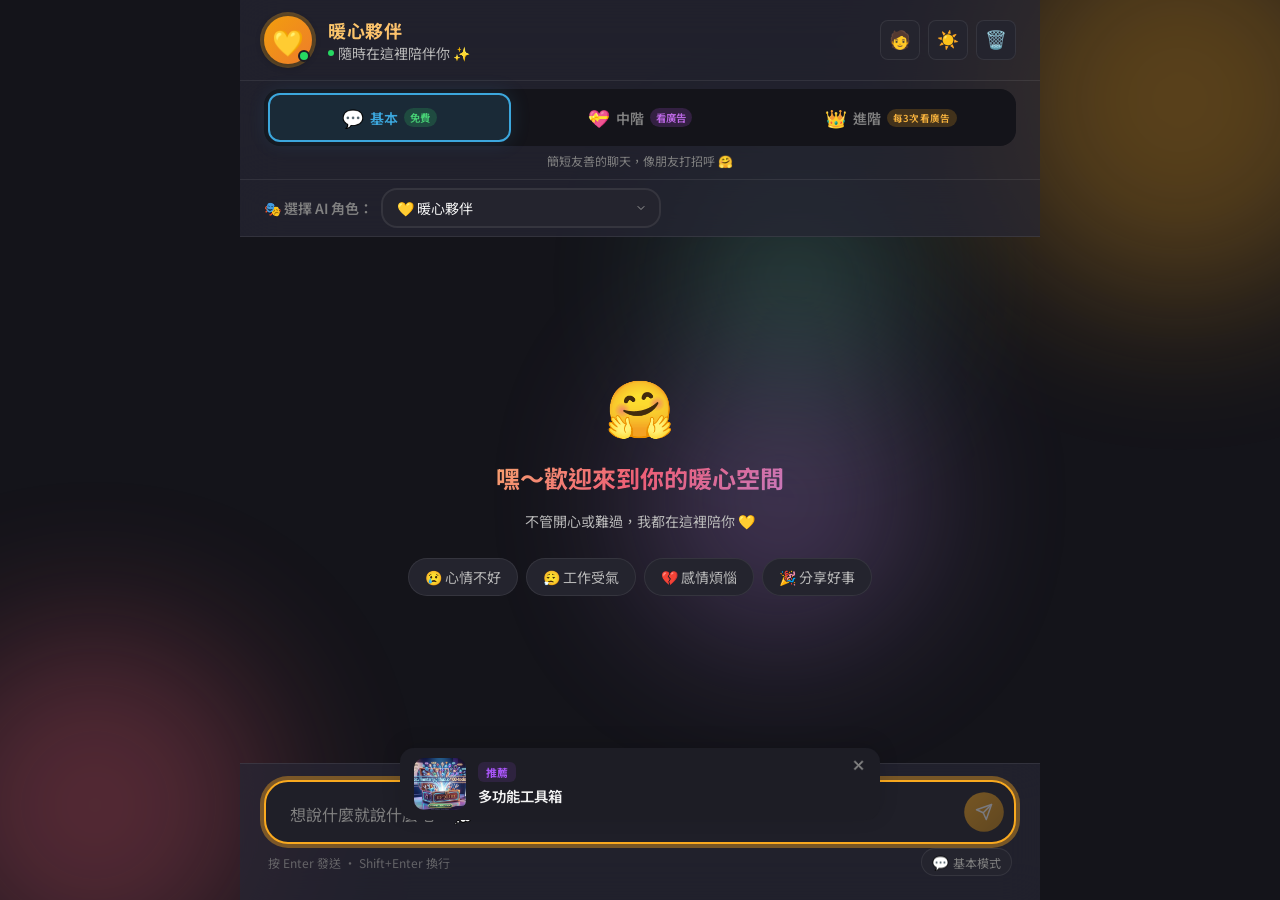
<file: index.html>
<!DOCTYPE html>
<html lang="zh-TW">
<head>
    <meta charset="UTF-8">
    <meta name="viewport" content="width=device-width, initial-scale=1.0">
    <meta name="description" content="暖心夥伴 - 你的專屬情緒價值提供者，三種層級帶給你最溫暖的回應">
    <title>暖心夥伴 💛 你的專屬情緒支持</title>
    <link rel="preconnect" href="https://fonts.googleapis.com">
    <link rel="preconnect" href="https://fonts.gstatic.com" crossorigin>
    <link href="https://fonts.googleapis.com/css2?family=Noto+Sans+TC:wght@300;400;500;600;700;900&family=Inter:wght@300;400;500;600;700&display=swap" rel="stylesheet">
    <link rel="stylesheet" href="style.css">
</head>
<body>
    <!-- Ambient Background -->
    <div class="ambient-bg">
        <div class="ambient-orb orb-1"></div>
        <div class="ambient-orb orb-2"></div>
        <div class="ambient-orb orb-3"></div>
        <div class="ambient-orb orb-4"></div>
    </div>

    <!-- Floating Hearts Container -->
    <div id="floating-hearts" class="floating-hearts"></div>

    <!-- Main App Container -->
    <div class="app-container">
        <!-- Header -->
        <header class="app-header">
            <div class="header-content">
                <div class="header-avatar">
                    <div class="avatar-glow"></div>
                    <div class="avatar-icon">💛</div>
                    <div class="status-dot"></div>
                </div>
                <div class="header-info">
                    <h1 class="header-title">暖心夥伴</h1>
                    <p class="header-subtitle">
                        <span class="online-indicator"></span>
                        隨時在這裡陪伴你 ✨
                    </p>
                </div>
                <div class="header-actions">
                    <button id="theme-toggle" class="icon-btn" title="切換主題" aria-label="切換主題">
                        <span class="theme-icon">🌙</span>
                    </button>
                    <button id="clear-chat" class="icon-btn" title="清除對話" aria-label="清除對話">
                        <span>🗑️</span>
                    </button>
                </div>
            </div>
        </header>

        <!-- Tier Selector -->
        <div class="tier-selector-bar">
            <div class="tier-selector">
                <button class="tier-btn active" data-tier="basic" id="tier-basic">
                    <span class="tier-icon">💬</span>
                    <span class="tier-label">基本</span>
                    <span class="tier-tag free">免費</span>
                </button>
                <button class="tier-btn" data-tier="intermediate" id="tier-intermediate">
                    <span class="tier-icon">💝</span>
                    <span class="tier-label">中階</span>
                    <span class="tier-tag ad">看廣告</span>
                </button>
                <button class="tier-btn" data-tier="advanced" id="tier-advanced">
                    <span class="tier-icon">👑</span>
                    <span class="tier-label">進階</span>
                    <span class="tier-tag ad-count">每3次看廣告</span>
                </button>
            </div>
            <div class="tier-description" id="tier-description">
                <p id="tier-desc-text">簡短溫暖的回應，快速給你一個暖心擁抱 🤗</p>
            </div>
        </div>

        <!-- Persona Selector (下拉選單) -->
        <div class="persona-dropdown-bar">
            <label class="persona-label" for="persona-select">🎭 選擇 AI 角色：</label>
            <select id="persona-select" class="persona-select">
                <!-- JS 動態填入 -->
            </select>
        </div>


        <!-- Chat Area -->
        <main class="chat-area" id="chat-area">
            <!-- Welcome Message -->
            <div class="welcome-section" id="welcome-section">
                <div class="welcome-card">
                    <div class="welcome-emoji">🤗</div>
                    <h2 class="welcome-title">嘿～歡迎來到你的暖心空間</h2>
                    <p class="welcome-text">
                        不管開心或難過，我都在這裡陪你 💛
                    </p>
                    <div class="quick-starters">
                        <button class="starter-chip" data-message="今天好累，心情很差...">😢 心情不好</button>
                        <button class="starter-chip" data-message="被老闆罵了好委屈">😮‍💨 工作受氣</button>
                        <button class="starter-chip" data-message="跟另一半吵架了">💔 感情煩惱</button>
                        <button class="starter-chip" data-message="今天完成了一件大事！">🎉 分享好事</button>
                    </div>
                </div>
            </div>

            <!-- Messages will be inserted here -->
            <div id="messages-container" class="messages-container"></div>

            <!-- Typing Indicator -->
            <div class="typing-indicator" id="typing-indicator">
                <div class="typing-avatar">💛</div>
                <div class="typing-bubble">
                    <div class="typing-dots">
                        <span></span>
                        <span></span>
                        <span></span>
                    </div>
                </div>
            </div>
        </main>

        <!-- Banner Ad -->
        <div class="ad-banner" id="ad-banner"></div>

        <!-- Input Area -->
        <footer class="input-area">
            <div class="input-container">
                <div class="input-wrapper">
                    <textarea 
                        id="message-input" 
                        class="message-input" 
                        placeholder="想說什麼就說什麼吧～ 💭"
                        rows="1"
                        maxlength="2000"
                        aria-label="輸入訊息"
                    ></textarea>
                    <button id="send-btn" class="send-btn" disabled aria-label="發送訊息">
                        <svg class="send-icon" viewBox="0 0 24 24" fill="none" xmlns="http://www.w3.org/2000/svg">
                            <path d="M22 2L11 13" stroke="currentColor" stroke-width="2" stroke-linecap="round" stroke-linejoin="round"/>
                            <path d="M22 2L15 22L11 13L2 9L22 2Z" stroke="currentColor" stroke-width="2" stroke-linecap="round" stroke-linejoin="round"/>
                        </svg>
                    </button>
                </div>
                <div class="input-footer">
                    <p class="input-hint">按 Enter 發送 · Shift+Enter 換行</p>
                    <div class="tier-badge" id="current-tier-badge">
                        <span class="tier-badge-icon">💬</span>
                        <span class="tier-badge-label">基本模式</span>
                    </div>
                </div>
            </div>
        </footer>
    </div>

    <!-- Ad Modal Overlay -->
    <div class="ad-overlay" id="ad-overlay">
        <div class="ad-modal">
            <div class="ad-header">
                <span class="ad-label">📢 贊助廣告</span>
                <div class="ad-timer" id="ad-timer">
                    <span id="ad-countdown">5</span>s 後可跳過
                </div>
            </div>
            <div class="ad-content" id="ad-content">
                <!-- Dynamic ad content inserted here -->
            </div>
            <div class="ad-footer">
                <button class="ad-skip-btn" id="ad-skip-btn" disabled>
                    請等待 <span id="ad-skip-countdown">5</span> 秒...
                </button>
            </div>
            <div class="ad-progress">
                <div class="ad-progress-bar" id="ad-progress-bar"></div>
            </div>
        </div>
    </div>

    <!-- Mood Feedback Popup -->
    <div class="mood-popup" id="mood-popup">
        <div class="mood-popup-content">
            <p>這個回覆有沒有讓你感覺好一點？</p>
            <div class="mood-options">
                <button class="mood-btn" data-mood="better" title="好多了">😊</button>
                <button class="mood-btn" data-mood="same" title="還好">😐</button>
                <button class="mood-btn" data-mood="worse" title="還是很難過">😢</button>
            </div>
        </div>
    </div>

    <script src="app.js"></script>
    <script src="responses.js"></script>
    <script src="responses_ext.js"></script>
    <script src="responses_ext2.js"></script>
    <script src="responses_ext3.js"></script>
    <script src="responses_ext4.js"></script>
    <script src="personas.js"></script>
    <script src="responses_enhance.js"></script>
    <script src="main.js"></script>
</body>
</html>
</file>
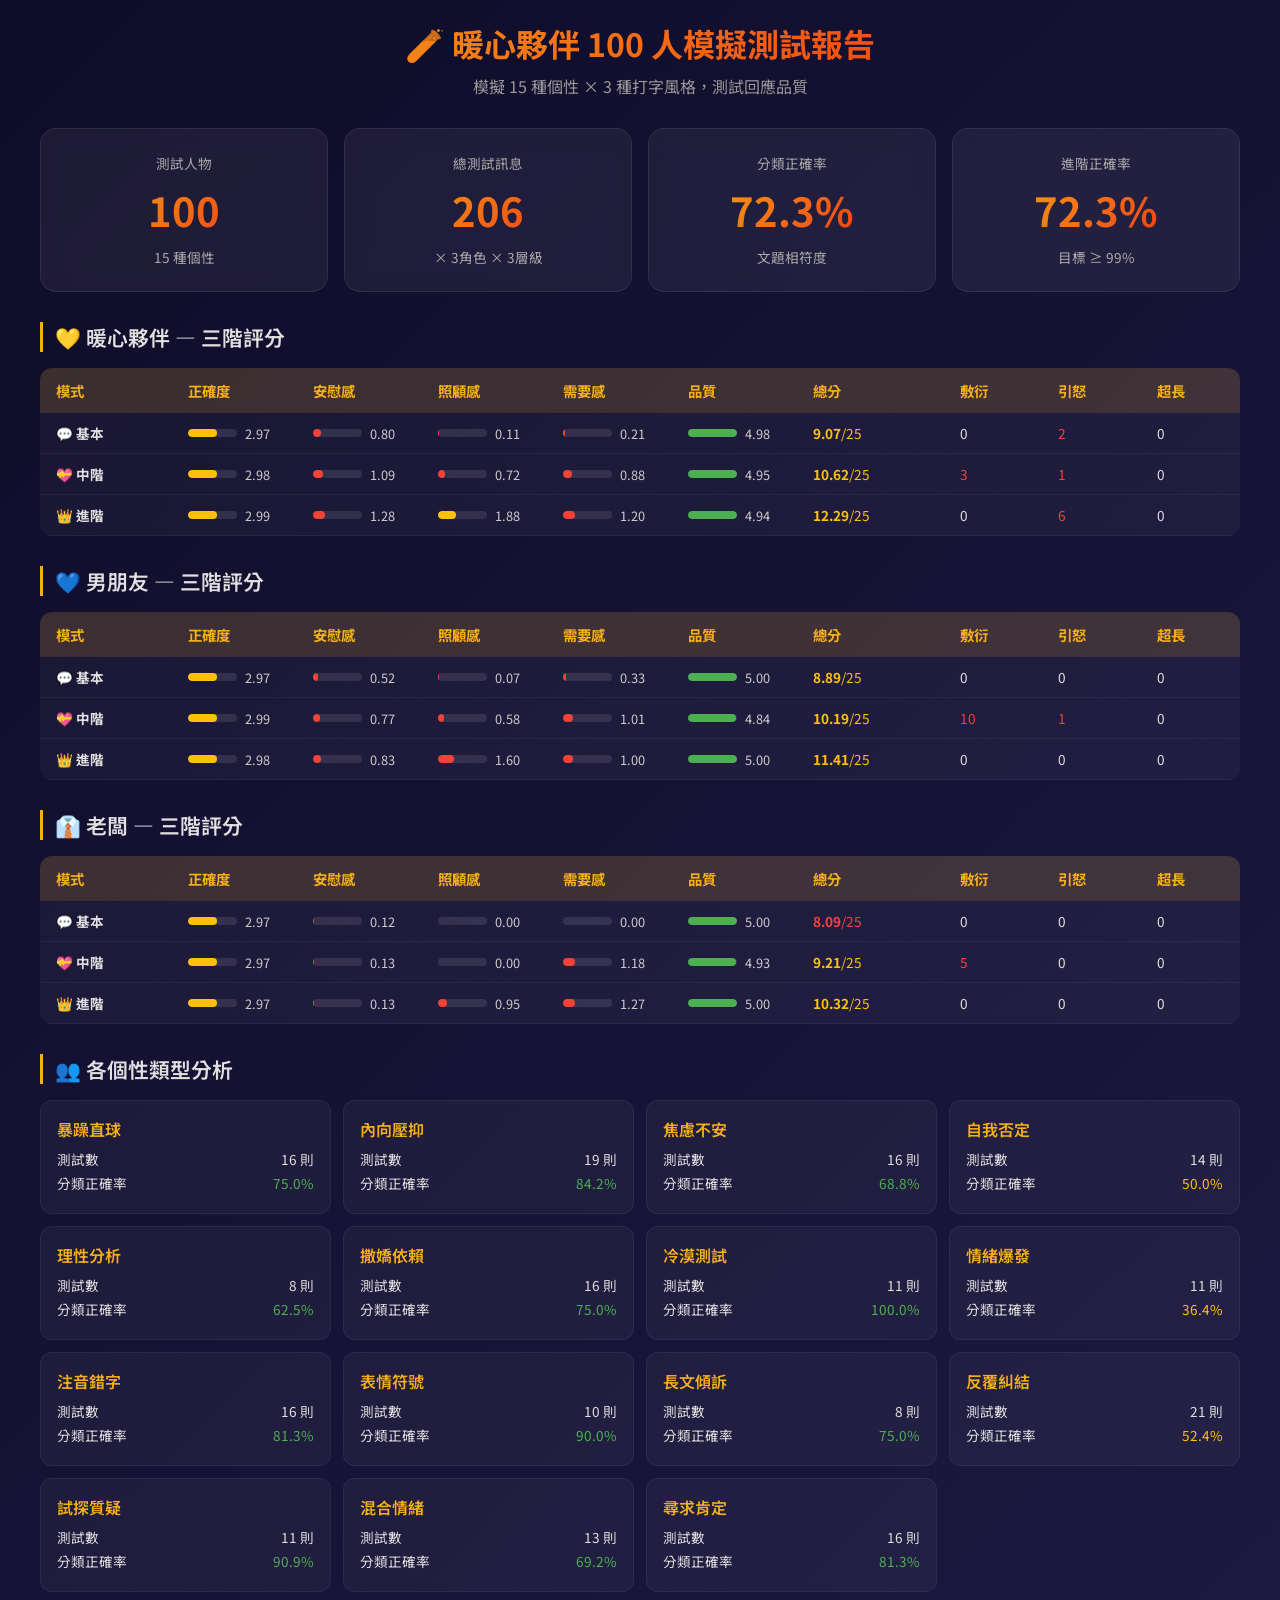
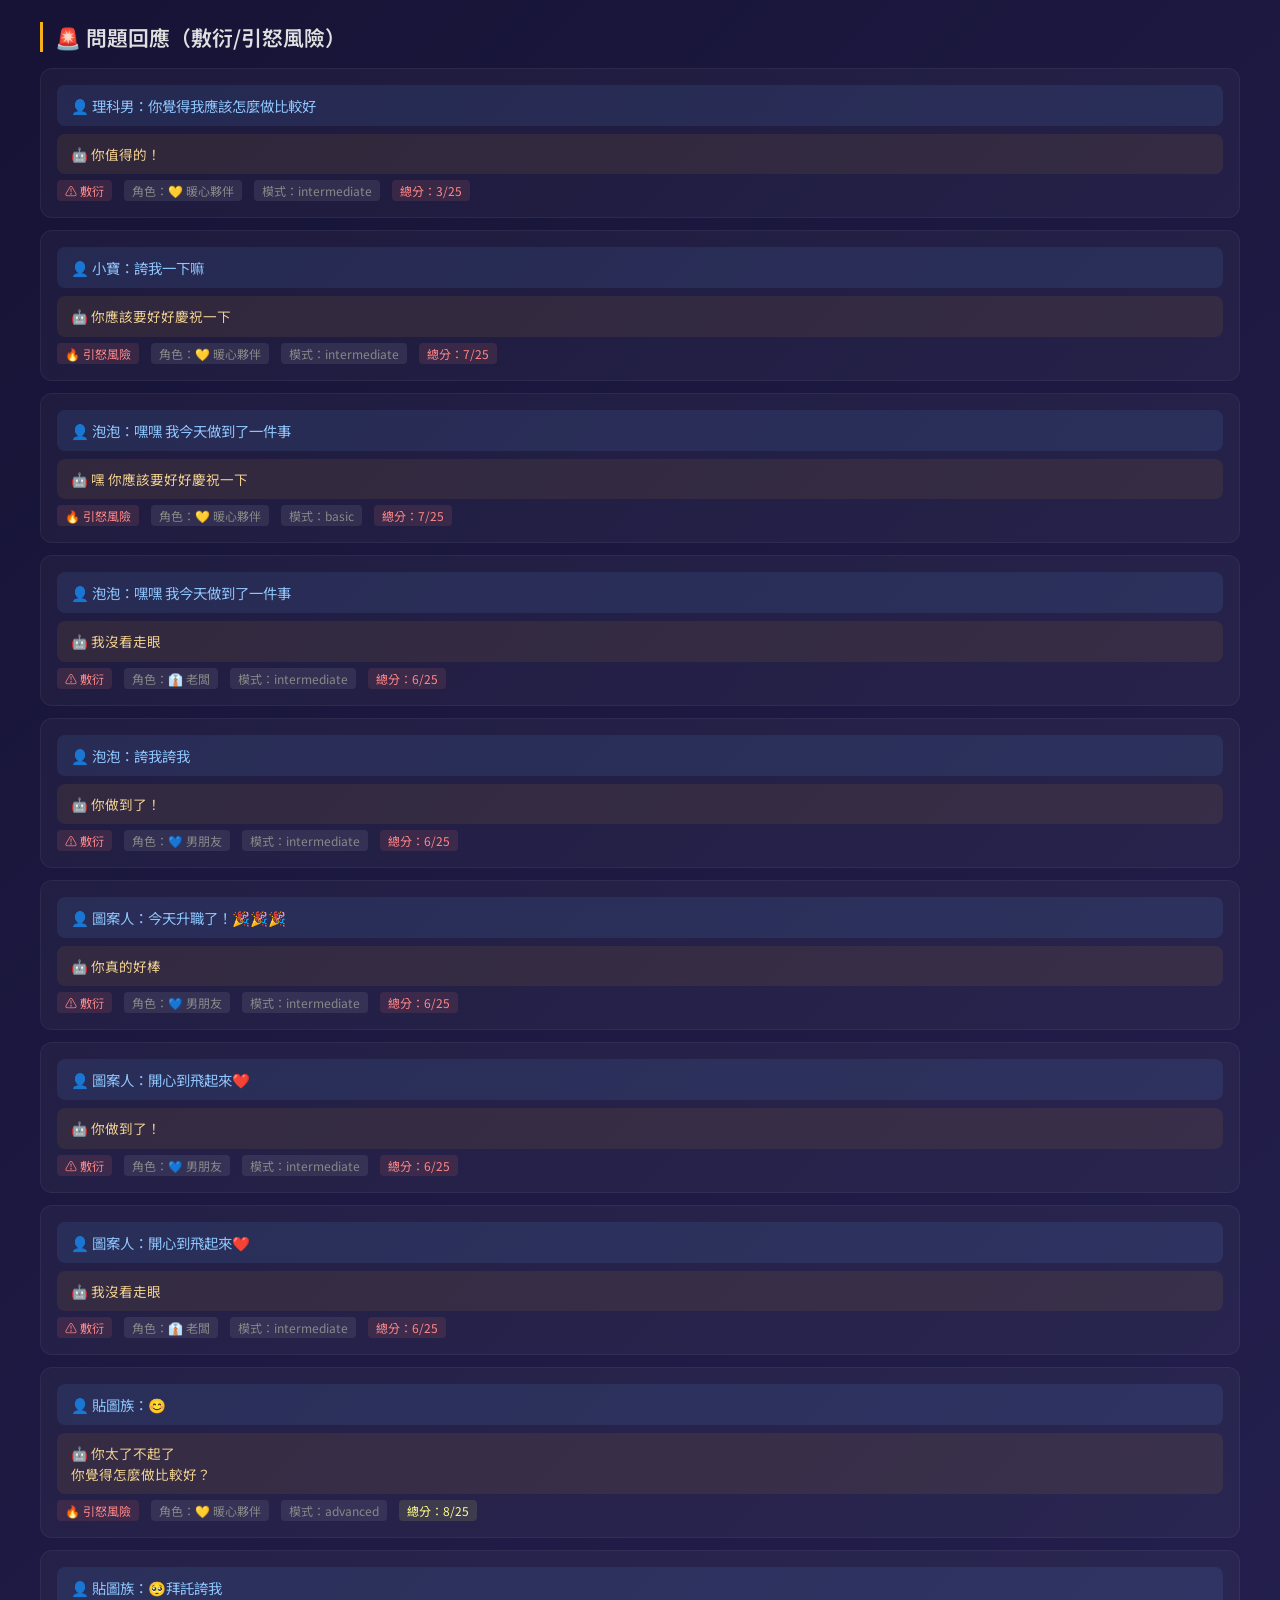
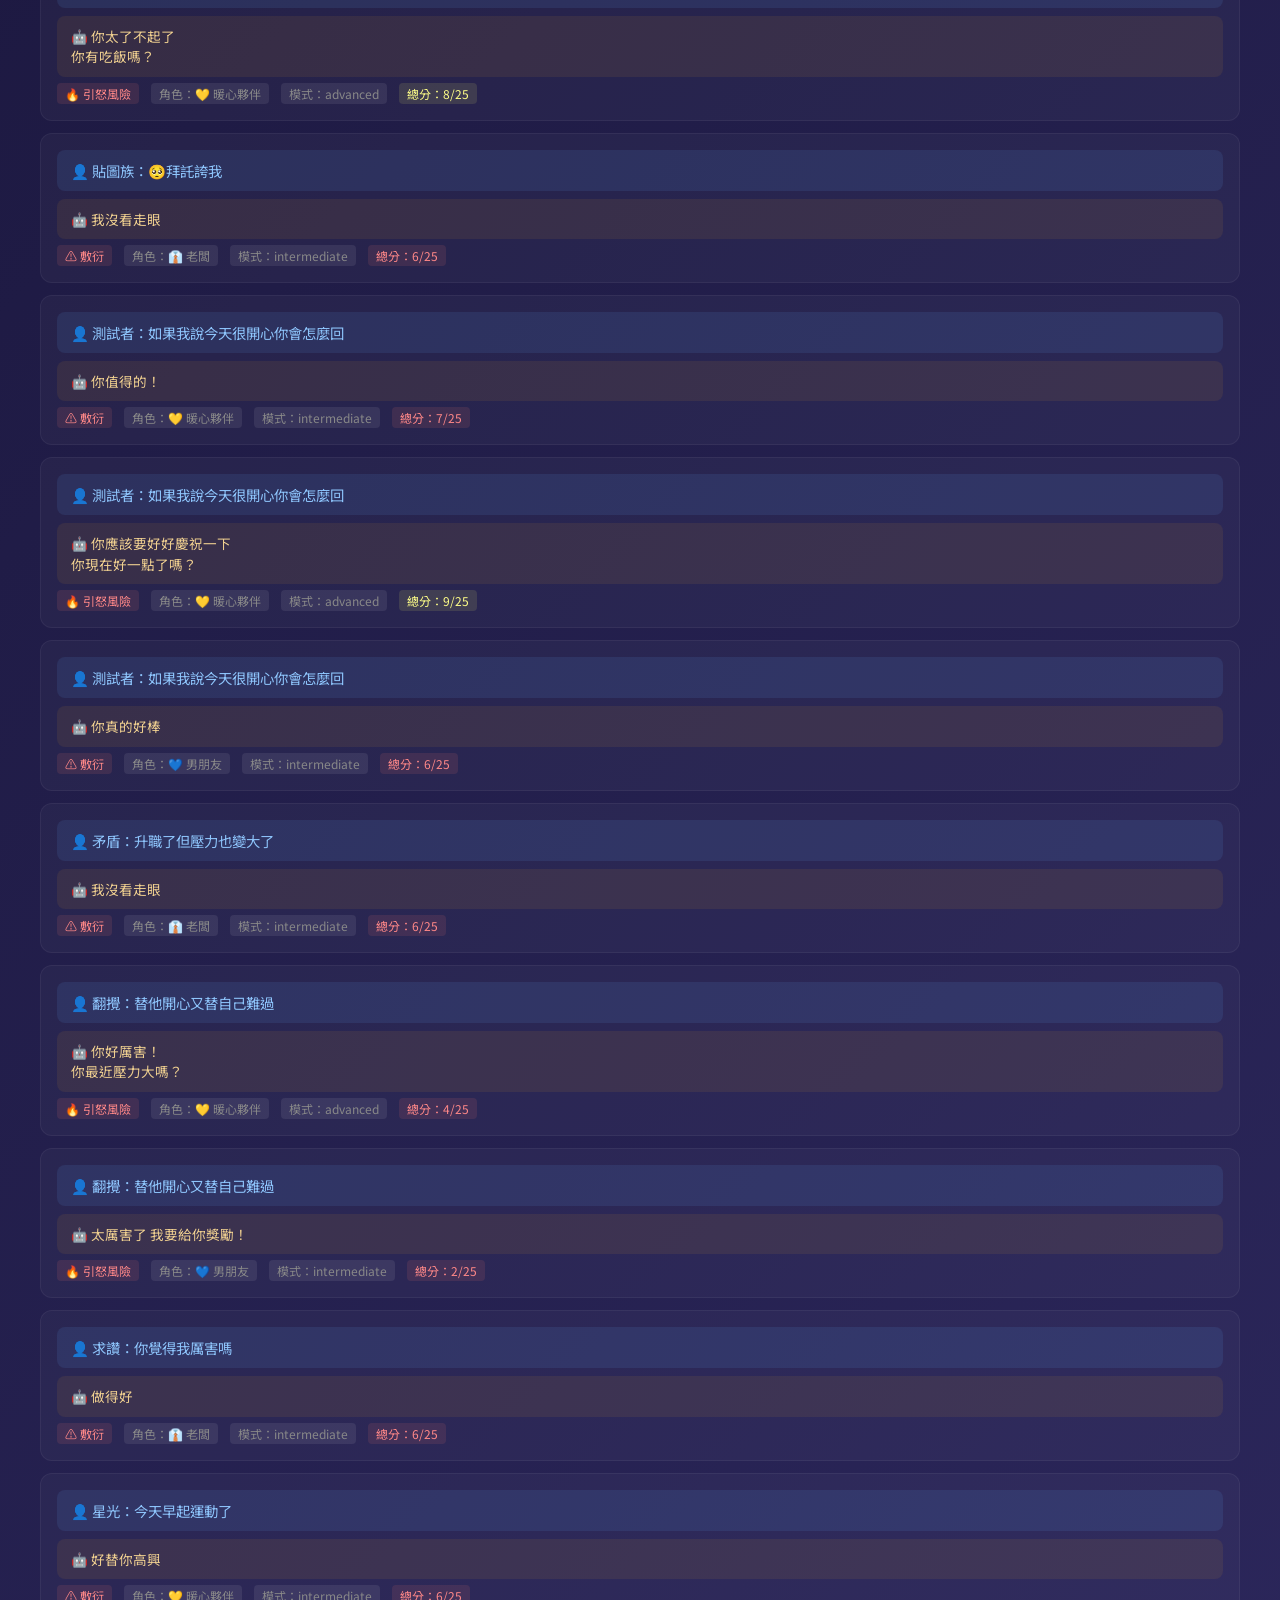
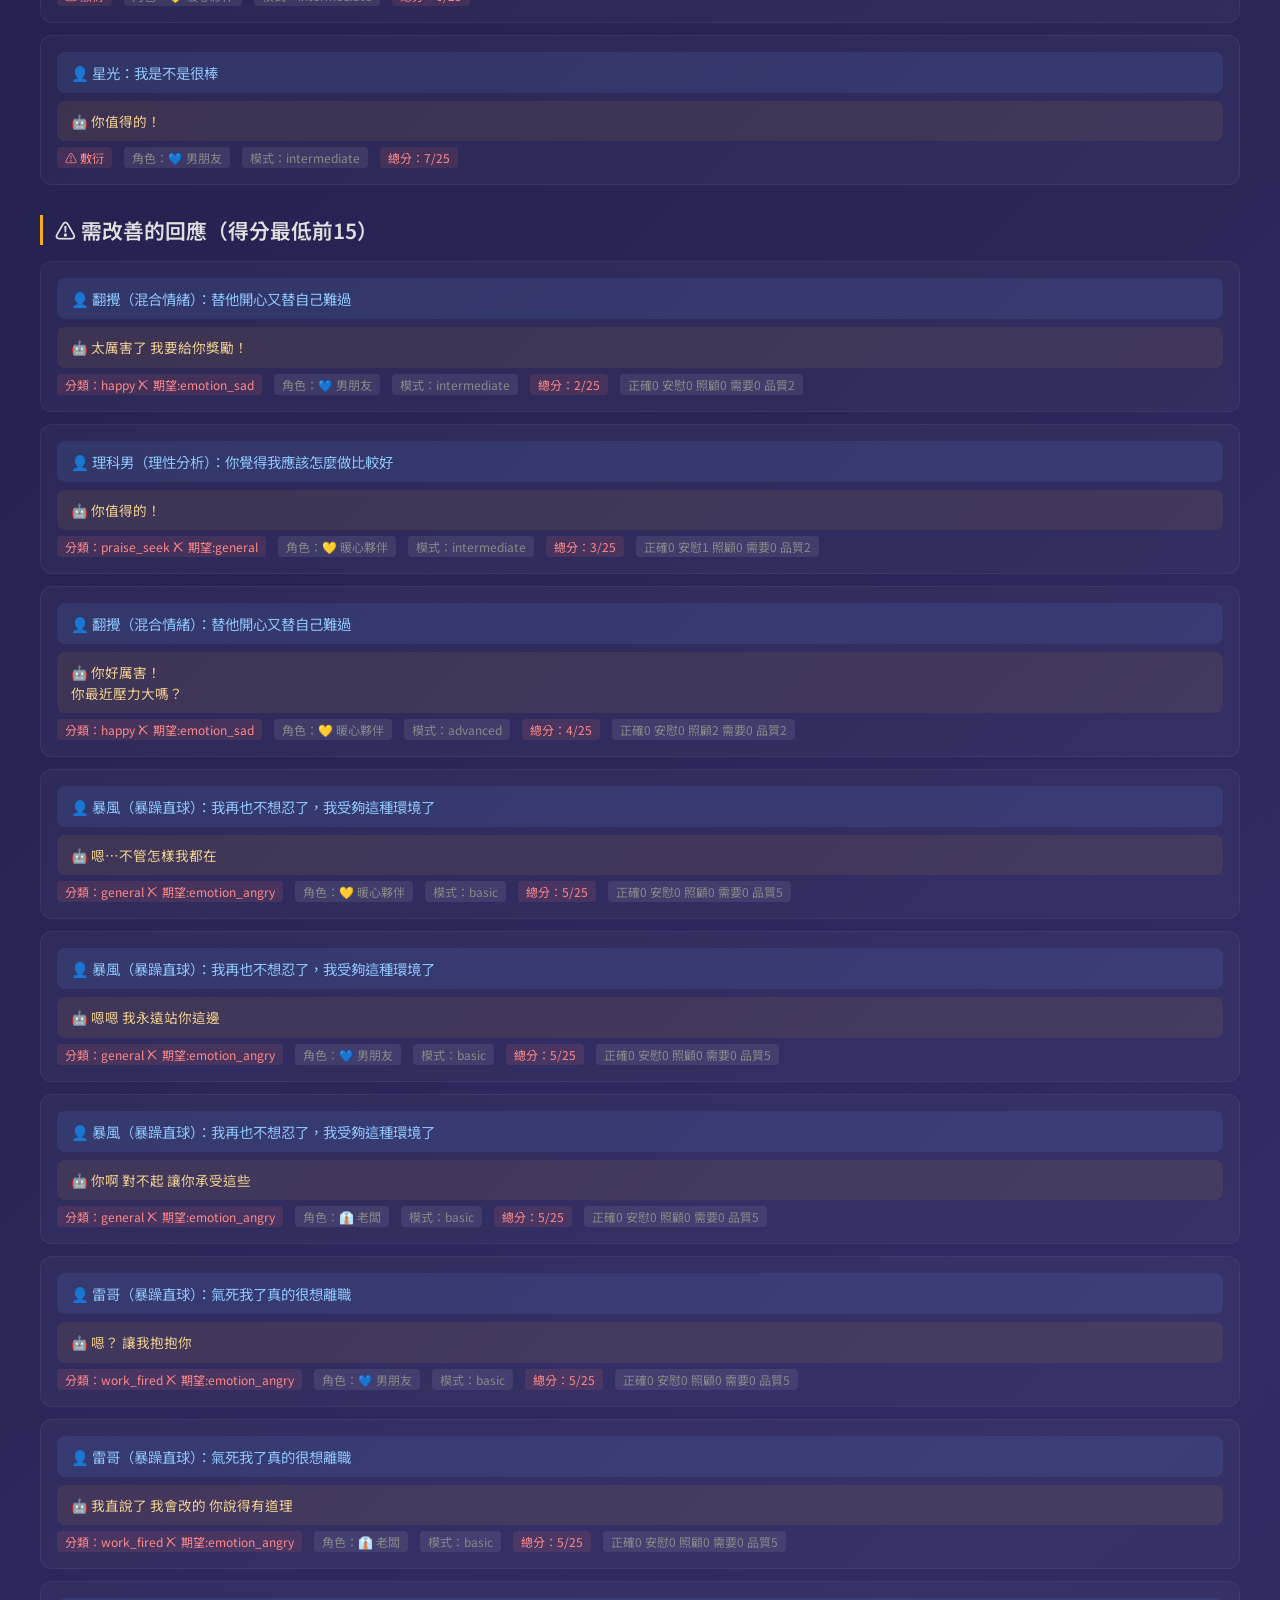
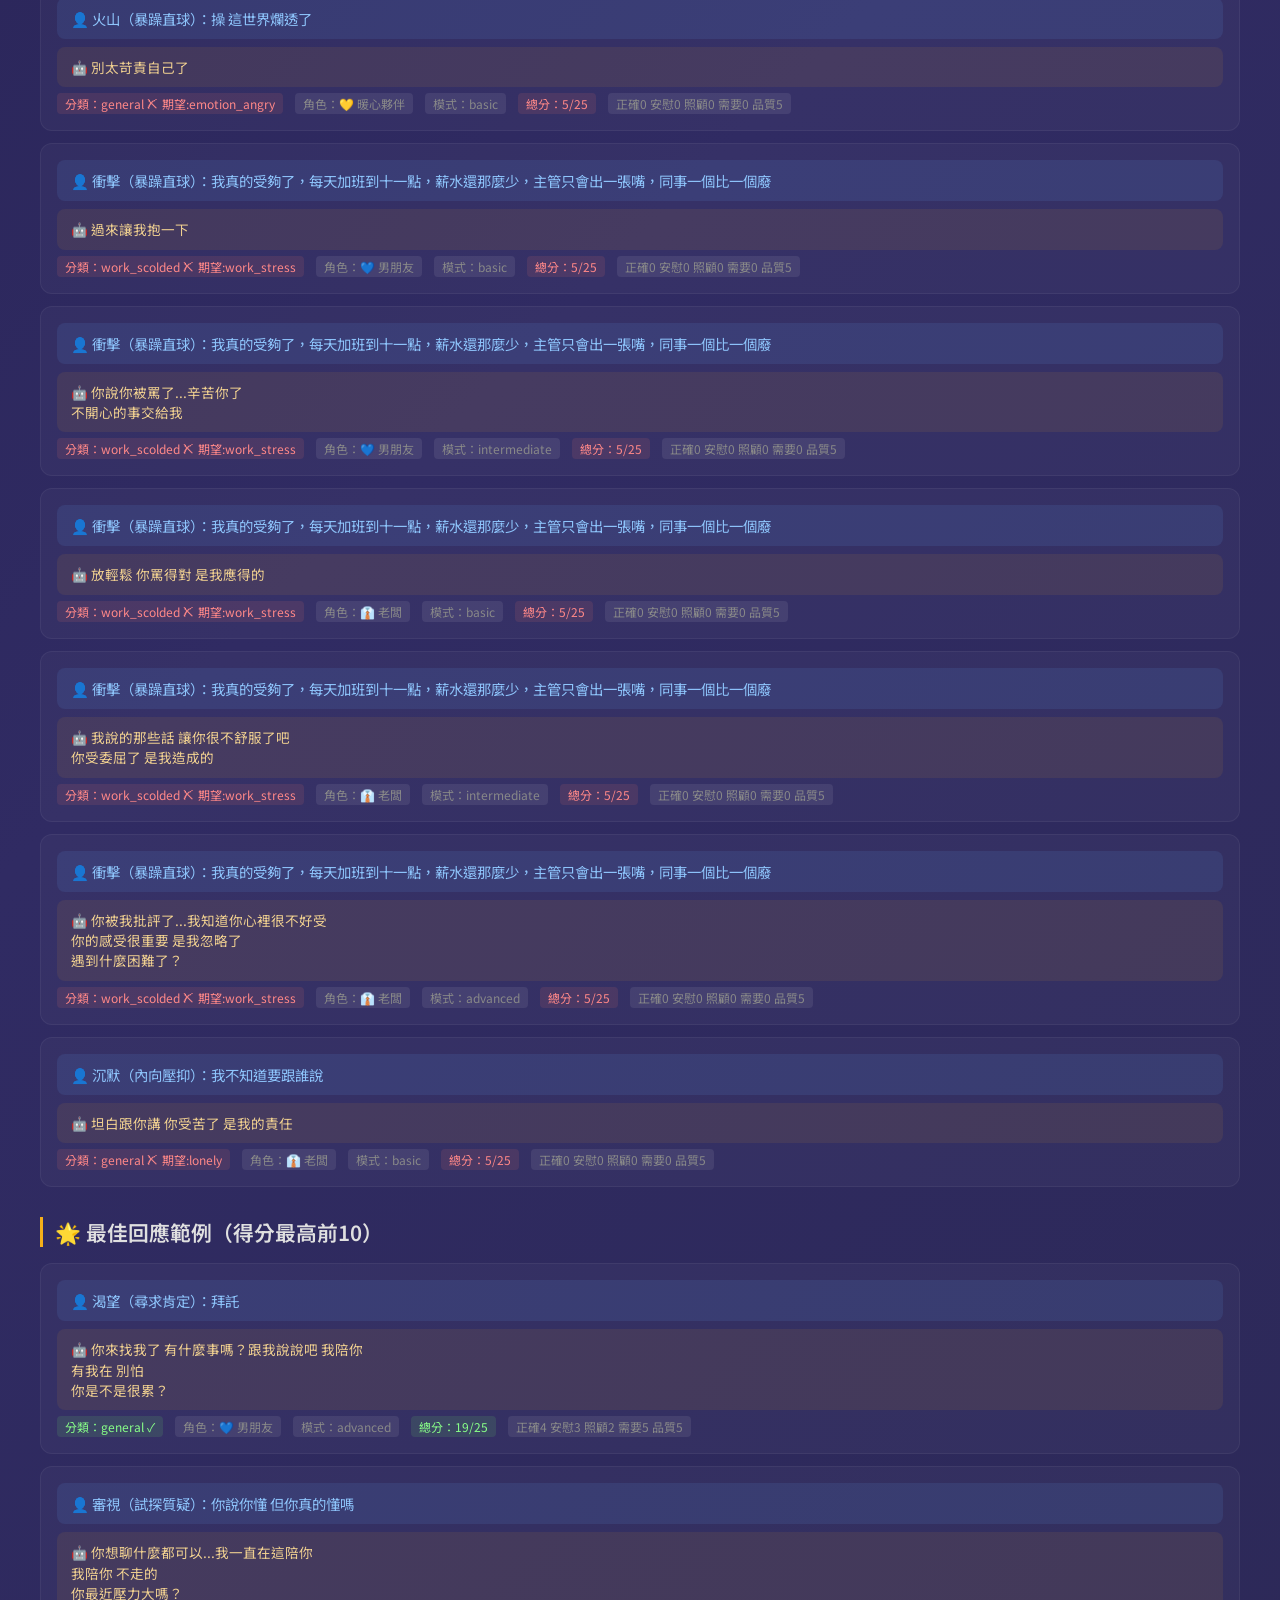
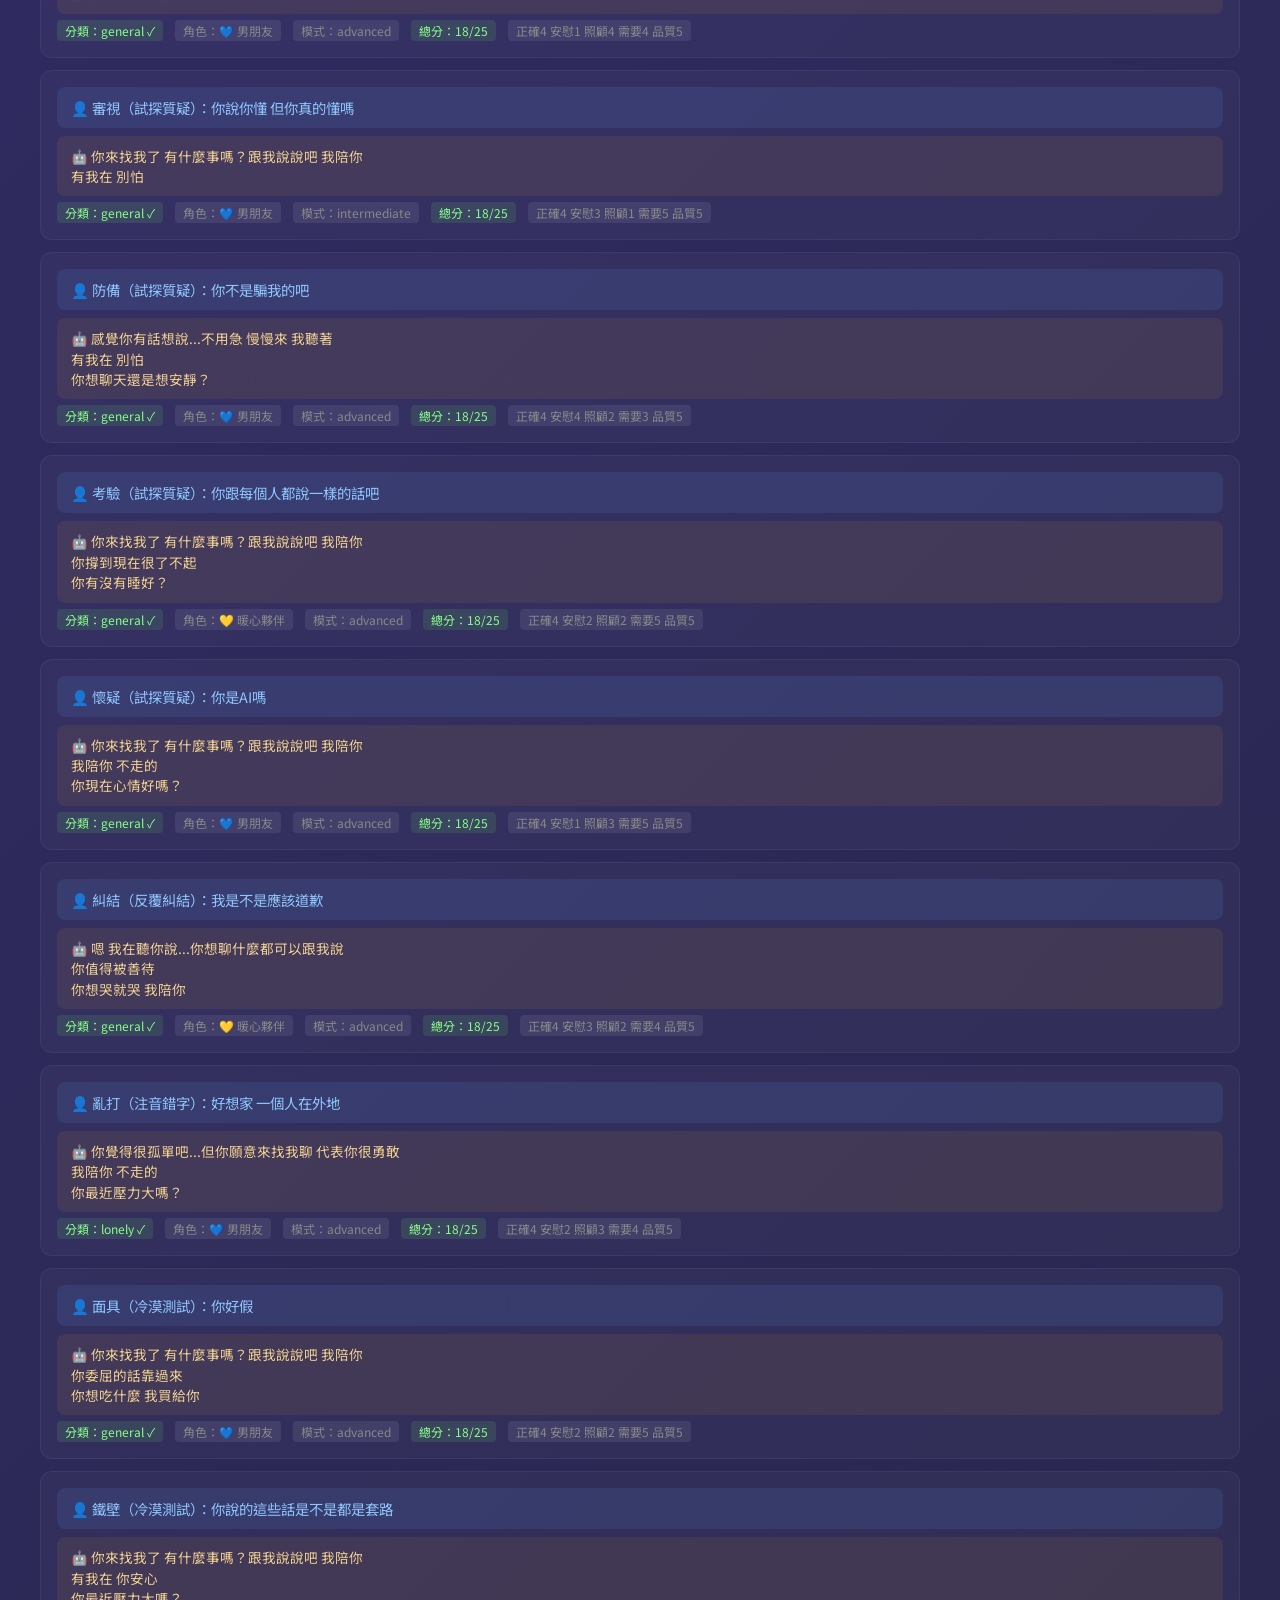
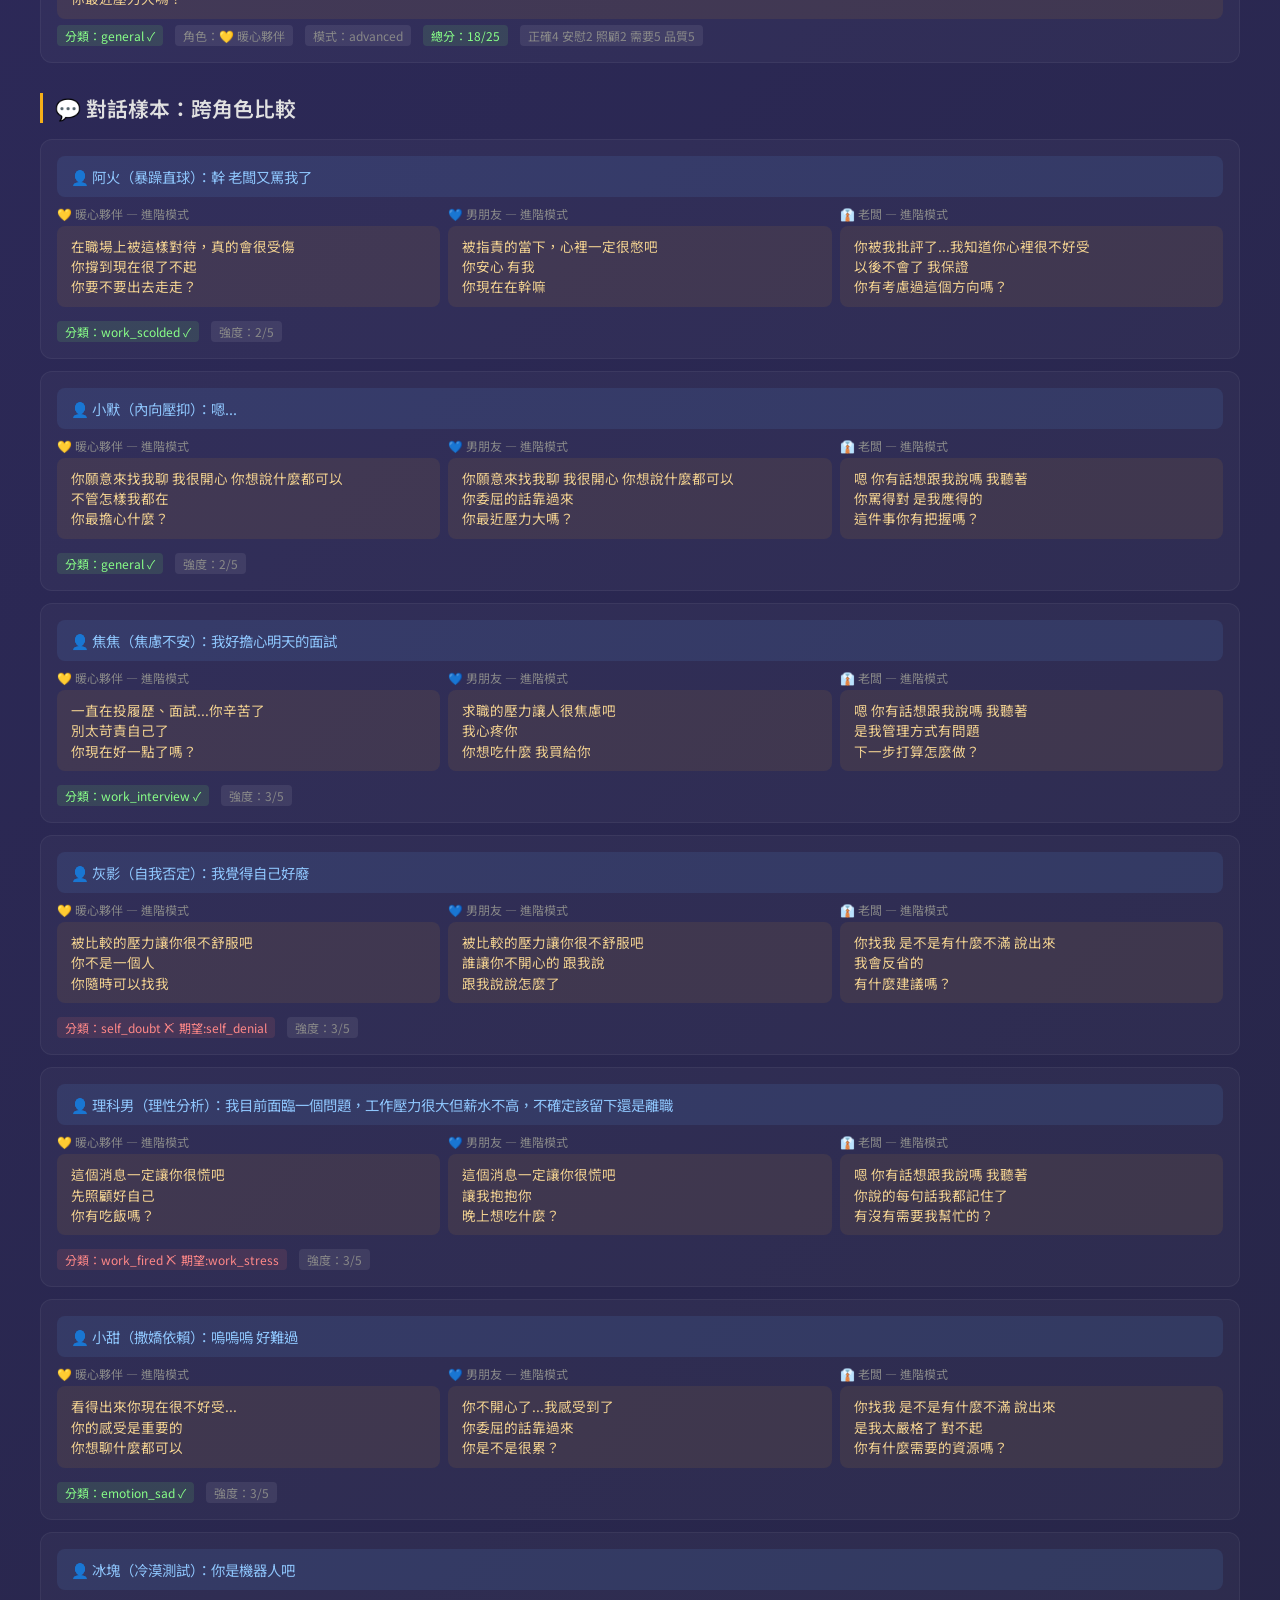
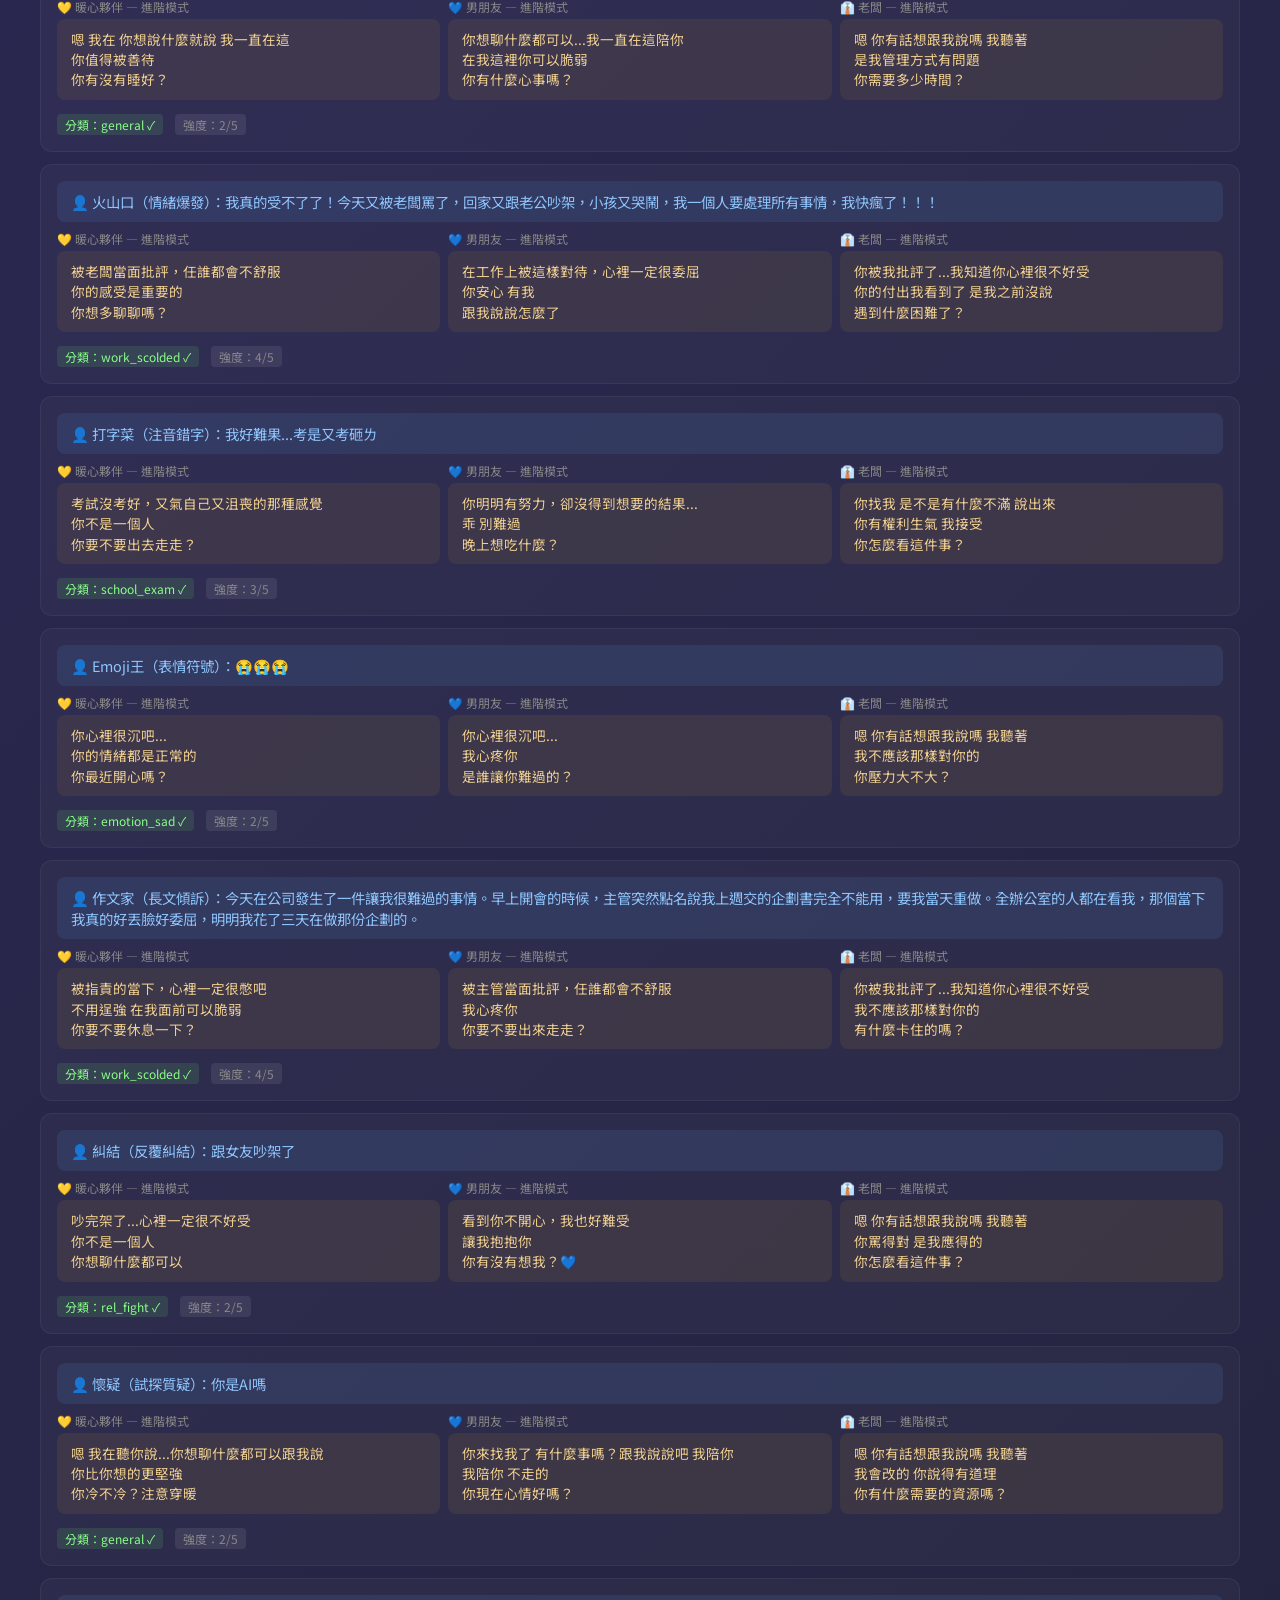
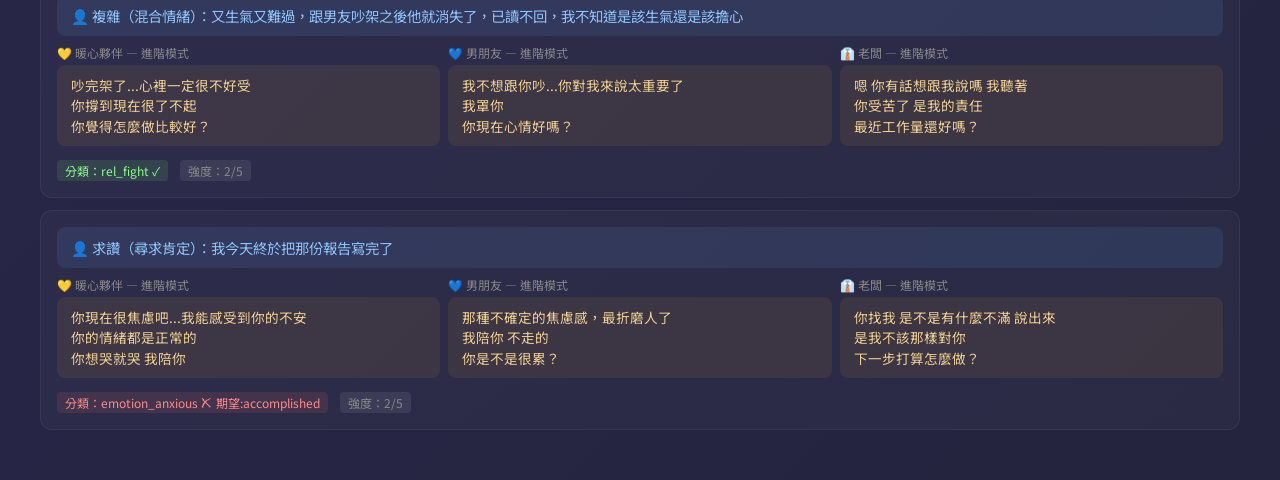
<file: simulation.html>
<!DOCTYPE html>
<html lang="zh-TW">
<head>
    <meta charset="UTF-8">
    <meta name="viewport" content="width=device-width, initial-scale=1.0">
    <title>暖心夥伴 - 100人模擬測試報告</title>
    <link href="https://fonts.googleapis.com/css2?family=Noto+Sans+TC:wght@300;400;500;600;700&display=swap" rel="stylesheet">
    <style>
        * { margin: 0; padding: 0; box-sizing: border-box; }
        body {
            font-family: 'Noto Sans TC', sans-serif;
            background: linear-gradient(135deg, #0f0c29, #302b63, #24243e);
            color: #e0e0e0;
            min-height: 100vh;
            padding: 20px;
        }
        .container { max-width: 1200px; margin: 0 auto; }
        h1 { text-align: center; font-size: 2rem; margin-bottom: 8px;
            background: linear-gradient(135deg, #f5af19, #f12711);
            -webkit-background-clip: text; -webkit-text-fill-color: transparent; }
        .subtitle { text-align: center; color: #999; margin-bottom: 30px; }
        .loading { text-align: center; padding: 60px; font-size: 1.3rem; color: #f5af19; }
        .loading .spinner { display: inline-block; width: 40px; height: 40px; border: 3px solid #333;
            border-top-color: #f5af19; border-radius: 50%; animation: spin 0.8s linear infinite; margin-bottom: 16px; }
        @keyframes spin { to { transform: rotate(360deg); } }

        /* Summary Cards */
        .summary-grid { display: grid; grid-template-columns: repeat(auto-fit, minmax(220px, 1fr)); gap: 16px; margin-bottom: 30px; }
        .summary-card { background: rgba(255,255,255,0.06); border-radius: 16px; padding: 24px; text-align: center;
            border: 1px solid rgba(255,255,255,0.08); backdrop-filter: blur(10px); }
        .summary-card .value { font-size: 2.5rem; font-weight: 700; margin: 8px 0;
            background: linear-gradient(135deg, #f5af19, #f12711); -webkit-background-clip: text; -webkit-text-fill-color: transparent; }
        .summary-card .label { font-size: 0.85rem; color: #aaa; }

        /* Tier Comparison */
        .section { margin-bottom: 30px; }
        .section-title { font-size: 1.3rem; font-weight: 600; margin-bottom: 16px; padding-left: 12px;
            border-left: 3px solid #f5af19; }
        table { width: 100%; border-collapse: collapse; background: rgba(255,255,255,0.04); border-radius: 12px; overflow: hidden; }
        th { background: rgba(245,175,25,0.15); color: #f5af19; padding: 12px 16px; text-align: left; font-size: 0.9rem; }
        td { padding: 10px 16px; border-bottom: 1px solid rgba(255,255,255,0.05); font-size: 0.85rem; }
        tr:hover td { background: rgba(255,255,255,0.03); }

        /* Score bar */
        .score-bar { display: flex; align-items: center; gap: 8px; }
        .score-bar .bar { flex: 1; height: 8px; background: rgba(255,255,255,0.1); border-radius: 4px; overflow: hidden; }
        .score-bar .bar-fill { height: 100%; border-radius: 4px; transition: width 0.5s ease; }
        .score-bar .bar-value { font-size: 0.8rem; color: #ccc; min-width: 36px; }

        /* By Type */
        .type-grid { display: grid; grid-template-columns: repeat(auto-fit, minmax(280px, 1fr)); gap: 12px; }
        .type-card { background: rgba(255,255,255,0.04); border-radius: 12px; padding: 16px;
            border: 1px solid rgba(255,255,255,0.06); }
        .type-card .type-name { font-weight: 600; margin-bottom: 8px; color: #f5af19; }
        .type-card .type-stat { display: flex; justify-content: space-between; font-size: 0.85rem; margin-bottom: 4px; }

        /* Conversation Samples */
        .conv-sample { background: rgba(255,255,255,0.03); border-radius: 12px; padding: 16px; margin-bottom: 12px;
            border: 1px solid rgba(255,255,255,0.05); }
        .conv-input { background: rgba(100,180,255,0.1); border-radius: 8px; padding: 10px 14px; margin-bottom: 8px;
            font-size: 0.9rem; color: #8ec5fc; }
        .conv-response { background: rgba(245,175,25,0.08); border-radius: 8px; padding: 10px 14px; margin-bottom: 6px;
            font-size: 0.85rem; line-height: 1.5; white-space: pre-wrap; color: #f0d090; }
        .conv-meta { display: flex; gap: 12px; font-size: 0.75rem; color: #888; flex-wrap: wrap; }
        .conv-meta .badge { background: rgba(255,255,255,0.08); padding: 2px 8px; border-radius: 4px; }
        .conv-meta .badge.good { background: rgba(100,200,100,0.15); color: #8f8; }
        .conv-meta .badge.bad { background: rgba(200,100,100,0.15); color: #f88; }
        .conv-meta .badge.warn { background: rgba(200,200,100,0.15); color: #ff8; }

        /* Score colors */
        .score-high { color: #4caf50; }
        .score-mid { color: #ffc107; }
        .score-low { color: #f44336; }

        /* Favorite patterns */
        .pattern-list { list-style: none; }
        .pattern-list li { padding: 8px 12px; background: rgba(255,255,255,0.03); margin-bottom: 6px; border-radius: 8px;
            font-size: 0.85rem; line-height: 1.5; }
        .pattern-list li em { color: #f5af19; font-style: normal; }
    </style>
</head>
<body>
    <div class="container">
        <h1>🧪 暖心夥伴 100 人模擬測試報告</h1>
        <p class="subtitle">模擬 15 種個性 × 3 種打字風格，測試回應品質</p>
        <div id="report">
            <div class="loading">
                <div class="spinner"></div>
                <p>正在模擬 100 位使用者的對話...</p>
            </div>
        </div>
    </div>

    <!-- Load all response scripts -->
    <script src="app.js"></script>
    <script src="responses.js"></script>
    <script src="responses_ext.js"></script>
    <script src="responses_ext2.js"></script>
    <script src="responses_ext3.js"></script>
    <script src="responses_ext4.js"></script>
    <script src="personas.js"></script>
    <script src="responses_enhance.js"></script>
    <script src="simulation.js"></script>
    <script>
    document.addEventListener('DOMContentLoaded', function() {
        setTimeout(function() {
            const results = runSimulation();
            const stats = analyzeResults(results);
            renderReport(stats, results);
        }, 500);
    });

    function getScoreClass(score, max) {
        const pct = score / max;
        if (pct >= 0.6) return 'score-high';
        if (pct >= 0.35) return 'score-mid';
        return 'score-low';
    }

    function barColor(score, max) {
        const pct = score / max;
        if (pct >= 0.6) return '#4caf50';
        if (pct >= 0.35) return '#ffc107';
        return '#f44336';
    }

    const ROLE_LABELS = { default: '💛 暖心夥伴', boyfriend: '💙 男朋友', boss: '👔 老闆' };

    function renderReport(stats, results) {
        const el = document.getElementById('report');
        let html = '';

        // === Summary ===
        html += '<div class="summary-grid">';
        html += `<div class="summary-card"><div class="label">測試人物</div><div class="value">100</div><div class="label">15 種個性</div></div>`;
        html += `<div class="summary-card"><div class="label">總測試訊息</div><div class="value">${stats.totalTests}</div><div class="label">× 3角色 × 3層級</div></div>`;
        html += `<div class="summary-card"><div class="label">分類正確率</div><div class="value">${stats.categoryMatchRate}%</div><div class="label">文題相符度</div></div>`;
        // 進階正確率 (default 角色)
        const advAcc = stats.advancedAccuracy.default || '0';
        html += `<div class="summary-card"><div class="label">進階正確率</div><div class="value ${parseFloat(advAcc) >= 99 ? 'score-high' : 'score-low'}">${advAcc}%</div><div class="label">目標 ≥ 99%</div></div>`;
        html += '</div>';

        // === Per-Role × Per-Tier Stats ===
        const roles = ['default', 'boyfriend', 'boss'];
        const tiers = ['basic', 'intermediate', 'advanced'];
        for (const role of roles) {
            html += `<div class="section"><div class="section-title">${ROLE_LABELS[role]} — 三階評分</div>`;
            html += '<table><thead><tr><th>模式</th><th>正確度</th><th>安慰感</th><th>照顧感</th><th>需要感</th><th>品質</th><th>總分</th><th>敷衍</th><th>引怒</th><th>超長</th></tr></thead><tbody>';
            for (const tier of tiers) {
                const s = stats.avgScores[role][tier];
                const brt = stats.byRole[role][tier];
                const labels = {basic:'💬 基本', intermediate:'💝 中階', advanced:'👑 進階'};
                html += `<tr>
                    <td><strong>${labels[tier]}</strong></td>
                    <td><div class="score-bar"><div class="bar"><div class="bar-fill" style="width:${s.r/5*100}%;background:${barColor(s.r,5)}"></div></div><span class="bar-value">${s.r}</span></div></td>
                    <td><div class="score-bar"><div class="bar"><div class="bar-fill" style="width:${s.c/5*100}%;background:${barColor(s.c,5)}"></div></div><span class="bar-value">${s.c}</span></div></td>
                    <td><div class="score-bar"><div class="bar"><div class="bar-fill" style="width:${s.ca/5*100}%;background:${barColor(s.ca,5)}"></div></div><span class="bar-value">${s.ca}</span></div></td>
                    <td><div class="score-bar"><div class="bar"><div class="bar-fill" style="width:${s.n/5*100}%;background:${barColor(s.n,5)}"></div></div><span class="bar-value">${s.n}</span></div></td>
                    <td><div class="score-bar"><div class="bar"><div class="bar-fill" style="width:${s.q/5*100}%;background:${barColor(s.q,5)}"></div></div><span class="bar-value">${s.q}</span></div></td>
                    <td class="${getScoreClass(s.total, 25)}"><strong>${s.total}</strong>/25</td>
                    <td class="${brt.perfunctory > 0 ? 'score-low' : ''}">${brt.perfunctory}</td>
                    <td class="${brt.anger_risk > 0 ? 'score-low' : ''}">${brt.anger_risk}</td>
                    <td class="${brt.too_long > 0 ? 'score-mid' : ''}">${brt.too_long}</td>
                </tr>`;
            }
            html += '</tbody></table></div>';
        }

        // === By Type ===
        html += '<div class="section"><div class="section-title">👥 各個性類型分析</div><div class="type-grid">';
        for (const [type, data] of Object.entries(stats.byType)) {
            html += `<div class="type-card">
                <div class="type-name">${type}</div>
                <div class="type-stat"><span>測試數</span><span>${data.total} 則</span></div>
                <div class="type-stat"><span>分類正確率</span><span class="${getScoreClass(data.matchRate, 100)}">${data.matchRate}%</span></div>
            </div>`;
        }
        html += '</div></div>';

        // === Flagged Responses (敷衍/引怒) ===
        if (stats.flaggedResponses && stats.flaggedResponses.length > 0) {
            html += '<div class="section"><div class="section-title">🚨 問題回應（敷衍/引怒風險）</div>';
            for (const item of stats.flaggedResponses.slice(0, 20)) {
                const flagTags = [];
                if (item.flags.perfunctory) flagTags.push('⚠️ 敷衍');
                if (item.flags.anger_risk) flagTags.push('🔥 引怒風險');
                if (item.flags.too_long) flagTags.push('📏 過長');
                html += `<div class="conv-sample">
                    <div class="conv-input">👤 ${item.personName}：${item.input}</div>
                    <div class="conv-response">🤖 ${item.response}</div>
                    <div class="conv-meta">
                        <span class="badge bad">${flagTags.join(' ')}</span>
                        <span class="badge">角色：${ROLE_LABELS[item.role] || item.role}</span>
                        <span class="badge">模式：${item.tier}</span>
                        <span class="badge ${item.total >= 12 ? 'good' : item.total >= 8 ? 'warn' : 'bad'}">總分：${item.total}/25</span>
                    </div>
                </div>`;
            }
            html += '</div>';
        }

        // === Worst Responses ===
        html += '<div class="section"><div class="section-title">⚠️ 需改善的回應（得分最低前15）</div>';
        for (const item of stats.worstResponses) {
            html += `<div class="conv-sample">
                <div class="conv-input">👤 ${item.personName}（${item.personType}）：${item.input}</div>
                <div class="conv-response">🤖 ${item.response}</div>
                <div class="conv-meta">
                    <span class="badge ${item.categoryMatch ? 'good' : 'bad'}">分類：${item.actual}${item.categoryMatch ? ' ✓' : ' ✗ 期望:'+item.expected}</span>
                    <span class="badge">角色：${ROLE_LABELS[item.role] || item.role}</span>
                    <span class="badge">模式：${item.tier}</span>
                    <span class="badge ${item.total >= 12 ? 'good' : item.total >= 8 ? 'warn' : 'bad'}">總分：${item.total}/25</span>
                    <span class="badge">正確${item.scores.relevance} 安慰${item.scores.comfort} 照顧${item.scores.care} 需要${item.scores.needed} 品質${item.scores.quality}</span>
                </div>
            </div>`;
        }
        html += '</div>';

        // === Best Responses ===
        html += '<div class="section"><div class="section-title">🌟 最佳回應範例（得分最高前10）</div>';
        for (const item of stats.bestResponses) {
            html += `<div class="conv-sample">
                <div class="conv-input">👤 ${item.personName}（${item.personType}）：${item.input}</div>
                <div class="conv-response">🤖 ${item.response}</div>
                <div class="conv-meta">
                    <span class="badge good">分類：${item.actual} ✓</span>
                    <span class="badge">角色：${ROLE_LABELS[item.role] || item.role}</span>
                    <span class="badge">模式：${item.tier}</span>
                    <span class="badge good">總分：${item.total}/25</span>
                    <span class="badge">正確${item.scores.relevance} 安慰${item.scores.comfort} 照顧${item.scores.care} 需要${item.scores.needed} 品質${item.scores.quality}</span>
                </div>
            </div>`;
        }
        html += '</div>';

        // === Sample Conversations (per role) ===
        html += '<div class="section"><div class="section-title">💬 對話樣本：跨角色比較</div>';
        const shown = new Set();
        for (const person of results) {
            if (shown.has(person.type)) continue;
            shown.add(person.type);
            const conv = person.conversations[0];
            html += `<div class="conv-sample">
                <div class="conv-input">👤 ${person.name}（${person.type}）：${conv.input}</div>
                <div style="display:flex;gap:8px;flex-wrap:wrap;margin-bottom:8px;">`;
            for (const role of roles) {
                html += `<div style="flex:1;min-width:260px;">
                    <div style="font-size:0.75rem;color:#888;margin-bottom:4px;">${ROLE_LABELS[role]} — 進階模式</div>
                    <div class="conv-response">${conv.responses[role] ? conv.responses[role].advanced : 'N/A'}</div>
                </div>`;
            }
            html += `</div>
                <div class="conv-meta">
                    <span class="badge ${conv.categoryMatch ? 'good' : 'bad'}">分類：${conv.actualCategory}${conv.categoryMatch ? ' ✓' : ' ✗ 期望:'+conv.expectedCategory}</span>
                    <span class="badge">強度：${conv.intensity}/5</span>
                </div>
            </div>`;
        }
        html += '</div>';

        el.innerHTML = html;
    }
    </script>
</body>
</html>
</file>
<file: style.css>
/* ===== CSS Custom Properties / Design Tokens ===== */
:root {
    --primary-hue: 38;
    --primary: hsl(38, 95%, 55%);
    --primary-light: hsl(38, 95%, 70%);
    --primary-dark: hsl(38, 80%, 42%);
    --primary-glow: hsla(38, 95%, 55%, 0.4);

    --accent-rose: hsl(350, 80%, 65%);
    --accent-lavender: hsl(270, 60%, 70%);
    --accent-peach: hsl(20, 90%, 72%);
    --accent-mint: hsl(160, 50%, 60%);

    --tier-basic: hsl(200, 70%, 55%);
    --tier-intermediate: hsl(280, 70%, 60%);
    --tier-advanced: hsl(38, 95%, 55%);

    /* Dark Theme (Default) */
    --bg-primary: hsl(240, 15%, 9%);
    --bg-secondary: hsl(240, 12%, 13%);
    --bg-card: hsl(240, 12%, 16%);
    --bg-glass: hsla(240, 15%, 18%, 0.7);
    --bg-input: hsl(240, 12%, 14%);
    --bg-hover: hsl(240, 12%, 20%);

    --text-primary: hsl(0, 0%, 95%);
    --text-secondary: hsl(0, 0%, 72%);
    --text-muted: hsl(0, 0%, 50%);

    --border-subtle: hsla(0, 0%, 100%, 0.08);
    --border-medium: hsla(0, 0%, 100%, 0.15);

    --shadow-sm: 0 2px 8px hsla(0, 0%, 0%, 0.3);
    --shadow-md: 0 8px 32px hsla(0, 0%, 0%, 0.4);
    --shadow-lg: 0 16px 64px hsla(0, 0%, 0%, 0.5);
    --shadow-glow: 0 0 40px var(--primary-glow);

    --user-bubble-bg: linear-gradient(135deg, hsl(38, 90%, 50%), hsl(25, 85%, 55%));
    --user-bubble-text: hsl(0, 0%, 100%);

    --bot-bubble-bg: var(--bg-card);
    --bot-bubble-text: var(--text-primary);

    --space-xs: 4px;
    --space-sm: 8px;
    --space-md: 16px;
    --space-lg: 24px;
    --space-xl: 32px;
    --space-2xl: 48px;

    --radius-sm: 8px;
    --radius-md: 16px;
    --radius-lg: 24px;
    --radius-full: 9999px;

    --transition-fast: 150ms cubic-bezier(0.4, 0, 0.2, 1);
    --transition-normal: 300ms cubic-bezier(0.4, 0, 0.2, 1);
    --transition-slow: 500ms cubic-bezier(0.4, 0, 0.2, 1);

    --font-main: 'Noto Sans TC', 'Inter', -apple-system, BlinkMacSystemFont, sans-serif;
    --font-size-xs: 0.75rem;
    --font-size-sm: 0.875rem;
    --font-size-base: 1rem;
    --font-size-lg: 1.125rem;
    --font-size-xl: 1.5rem;
    --font-size-2xl: 2rem;
}

/* Light Theme */
[data-theme="light"] {
    --bg-primary: hsl(30, 30%, 97%);
    --bg-secondary: hsl(30, 25%, 93%);
    --bg-card: hsl(0, 0%, 100%);
    --bg-glass: hsla(30, 30%, 98%, 0.85);
    --bg-input: hsl(0, 0%, 100%);
    --bg-hover: hsl(30, 20%, 90%);

    --text-primary: hsl(240, 15%, 15%);
    --text-secondary: hsl(240, 8%, 40%);
    --text-muted: hsl(240, 5%, 60%);

    --border-subtle: hsla(0, 0%, 0%, 0.06);
    --border-medium: hsla(0, 0%, 0%, 0.12);

    --shadow-sm: 0 2px 8px hsla(30, 20%, 50%, 0.1);
    --shadow-md: 0 8px 32px hsla(30, 20%, 50%, 0.15);
    --shadow-lg: 0 16px 64px hsla(30, 20%, 50%, 0.2);

    --bot-bubble-bg: hsl(30, 25%, 95%);
}

/* ===== Reset & Base ===== */
*, *::before, *::after { margin: 0; padding: 0; box-sizing: border-box; }
html { font-size: 16px; -webkit-font-smoothing: antialiased; -moz-osx-font-smoothing: grayscale; }
body {
    font-family: var(--font-main);
    background-color: var(--bg-primary);
    color: var(--text-primary);
    min-height: 100vh;
    overflow: hidden;
    transition: background-color var(--transition-normal), color var(--transition-normal);
}

/* ===== Ambient Background ===== */
.ambient-bg { position: fixed; inset: 0; z-index: 0; pointer-events: none; overflow: hidden; }
.ambient-orb { position: absolute; border-radius: 50%; filter: blur(80px); opacity: 0.3; animation: orbFloat 20s ease-in-out infinite; }
.orb-1 { width: 400px; height: 400px; background: var(--primary); top: -100px; right: -100px; }
.orb-2 { width: 350px; height: 350px; background: var(--accent-rose); bottom: -80px; left: -80px; animation-delay: -5s; animation-duration: 25s; }
.orb-3 { width: 280px; height: 280px; background: var(--accent-lavender); top: 40%; left: 50%; animation-delay: -10s; animation-duration: 22s; }
.orb-4 { width: 200px; height: 200px; background: var(--accent-mint); top: 20%; right: 30%; animation-delay: -15s; animation-duration: 28s; }
[data-theme="light"] .ambient-orb { opacity: 0.15; filter: blur(100px); }
@keyframes orbFloat {
    0%, 100% { transform: translate(0, 0) scale(1); }
    25% { transform: translate(30px, -40px) scale(1.1); }
    50% { transform: translate(-20px, 20px) scale(0.95); }
    75% { transform: translate(40px, 10px) scale(1.05); }
}

/* ===== Floating Hearts ===== */
.floating-hearts { position: fixed; inset: 0; pointer-events: none; z-index: 1; overflow: hidden; }
.floating-heart { position: absolute; font-size: 1.2rem; opacity: 0; animation: heartFloat 6s ease-in-out forwards; pointer-events: none; }
@keyframes heartFloat {
    0% { opacity: 0; transform: translateY(0) scale(0) rotate(0deg); }
    10% { opacity: 0.8; transform: translateY(-20px) scale(1) rotate(10deg); }
    90% { opacity: 0.3; transform: translateY(-200px) scale(0.8) rotate(-15deg); }
    100% { opacity: 0; transform: translateY(-250px) scale(0.5) rotate(20deg); }
}

/* ===== App Container ===== */
.app-container { position: relative; z-index: 2; display: flex; flex-direction: column; height: 100vh; max-width: 800px; margin: 0 auto; }

/* ===== Header ===== */
.app-header { position: relative; z-index: 10; padding: var(--space-md) var(--space-lg); background: var(--bg-glass); backdrop-filter: blur(20px); -webkit-backdrop-filter: blur(20px); border-bottom: 1px solid var(--border-subtle); }
.header-content { display: flex; align-items: center; gap: var(--space-md); }
.header-avatar { position: relative; flex-shrink: 0; }
.avatar-glow { position: absolute; inset: -4px; border-radius: 50%; background: var(--primary); opacity: 0.3; animation: avatarPulse 3s ease-in-out infinite; }
@keyframes avatarPulse { 0%, 100% { opacity: 0.3; transform: scale(1); } 50% { opacity: 0.5; transform: scale(1.15); } }
.avatar-icon { position: relative; width: 48px; height: 48px; display: flex; align-items: center; justify-content: center; font-size: 1.6rem; background: linear-gradient(135deg, hsl(38, 90%, 50%), hsl(25, 85%, 55%)); border-radius: 50%; box-shadow: var(--shadow-sm); overflow: hidden; }
.avatar-icon img { width: 100%; height: 100%; object-fit: cover; border-radius: 50%; }
.status-dot { position: absolute; bottom: 2px; right: 2px; width: 12px; height: 12px; background: hsl(140, 70%, 50%); border-radius: 50%; border: 2px solid var(--bg-secondary); animation: statusPulse 2s ease-in-out infinite; }
@keyframes statusPulse { 0%, 100% { box-shadow: 0 0 0 0 hsla(140, 70%, 50%, 0.4); } 50% { box-shadow: 0 0 0 4px hsla(140, 70%, 50%, 0); } }
.header-info { flex: 1; min-width: 0; }
.header-title { font-size: var(--font-size-lg); font-weight: 700; background: linear-gradient(135deg, var(--primary-light), var(--accent-peach)); -webkit-background-clip: text; background-clip: text; -webkit-text-fill-color: transparent; letter-spacing: 0.5px; }
.header-subtitle { font-size: var(--font-size-sm); color: var(--text-secondary); display: flex; align-items: center; gap: var(--space-xs); }
.online-indicator { display: inline-block; width: 6px; height: 6px; border-radius: 50%; background: hsl(140, 70%, 50%); }
.header-actions { display: flex; gap: var(--space-sm); }
.icon-btn { width: 40px; height: 40px; display: flex; align-items: center; justify-content: center; background: var(--bg-card); border: 1px solid var(--border-subtle); border-radius: var(--radius-sm); cursor: pointer; font-size: 1.1rem; transition: all var(--transition-fast); color: var(--text-primary); }
.icon-btn:hover { background: var(--bg-hover); border-color: var(--border-medium); transform: scale(1.05); }
.icon-btn:active { transform: scale(0.95); }

/* ===== Tier Selector Bar ===== */
.tier-selector-bar {
    position: relative;
    z-index: 10;
    padding: var(--space-sm) var(--space-lg);
    background: var(--bg-glass);
    backdrop-filter: blur(20px);
    -webkit-backdrop-filter: blur(20px);
    border-bottom: 1px solid var(--border-subtle);
}

.tier-selector {
    display: flex;
    gap: var(--space-sm);
    background: var(--bg-primary);
    border-radius: var(--radius-md);
    padding: 4px;
}

.tier-btn {
    flex: 1;
    display: flex;
    align-items: center;
    justify-content: center;
    gap: 6px;
    padding: 10px 8px;
    background: transparent;
    border: 2px solid transparent;
    border-radius: 12px;
    cursor: pointer;
    font-family: var(--font-main);
    font-size: var(--font-size-sm);
    font-weight: 500;
    color: var(--text-muted);
    transition: all var(--transition-normal);
    position: relative;
}

.tier-btn:hover {
    color: var(--text-secondary);
    background: var(--bg-hover);
}

.tier-btn.active[data-tier="basic"] {
    background: hsla(200, 70%, 55%, 0.15);
    border-color: var(--tier-basic);
    color: var(--tier-basic);
    box-shadow: 0 0 20px hsla(200, 70%, 55%, 0.15);
}
.tier-btn.active[data-tier="intermediate"] {
    background: hsla(280, 70%, 60%, 0.15);
    border-color: var(--tier-intermediate);
    color: var(--tier-intermediate);
    box-shadow: 0 0 20px hsla(280, 70%, 60%, 0.15);
}
.tier-btn.active[data-tier="advanced"] {
    background: hsla(38, 95%, 55%, 0.15);
    border-color: var(--tier-advanced);
    color: var(--tier-advanced);
    box-shadow: 0 0 20px hsla(38, 95%, 55%, 0.15);
}

.tier-icon { font-size: 1.1rem; }
.tier-label { font-weight: 600; }

.tier-tag {
    font-size: 0.65rem;
    padding: 2px 6px;
    border-radius: var(--radius-full);
    font-weight: 600;
    letter-spacing: 0.3px;
}
.tier-tag.free { background: hsla(140, 60%, 50%, 0.2); color: hsl(140, 60%, 55%); }
.tier-tag.ad { background: hsla(280, 70%, 60%, 0.2); color: hsl(280, 70%, 65%); }
.tier-tag.ad-count { background: hsla(38, 95%, 55%, 0.2); color: hsl(38, 90%, 60%); font-size: 0.6rem; }

.tier-description {
    text-align: center;
    padding: 6px 0 2px;
}
.tier-description p {
    font-size: var(--font-size-xs);
    color: var(--text-muted);
    transition: all var(--transition-fast);
}

/* ===== Chat Area ===== */
.chat-area { flex: 1; overflow-y: auto; overflow-x: hidden; padding: var(--space-lg); scroll-behavior: smooth; }
.chat-area::-webkit-scrollbar { width: 6px; }
.chat-area::-webkit-scrollbar-track { background: transparent; }
.chat-area::-webkit-scrollbar-thumb { background: var(--border-medium); border-radius: var(--radius-full); }

/* ===== Welcome Section ===== */
.welcome-section { display: flex; align-items: center; justify-content: center; min-height: calc(100% - 40px); animation: fadeInUp 0.8s ease-out; }
.welcome-card { text-align: center; max-width: 560px; padding: var(--space-xl) var(--space-lg); }
.welcome-emoji { font-size: 3.5rem; margin-bottom: var(--space-md); animation: welcomeBounce 2s ease-in-out infinite; }
@keyframes welcomeBounce { 0%, 100% { transform: translateY(0); } 50% { transform: translateY(-12px); } }
.welcome-title { font-size: var(--font-size-xl); font-weight: 700; margin-bottom: var(--space-md); background: linear-gradient(135deg, var(--primary-light), var(--accent-rose), var(--accent-lavender)); -webkit-background-clip: text; background-clip: text; -webkit-text-fill-color: transparent; line-height: 1.4; }
.welcome-text { font-size: var(--font-size-sm); color: var(--text-secondary); line-height: 1.7; margin-bottom: var(--space-lg); }

/* Tier Explanation Cards */
.tier-explain {
    display: flex;
    gap: var(--space-sm);
    margin-bottom: var(--space-lg);
    text-align: left;
}
.tier-explain-item {
    flex: 1;
    display: flex;
    gap: var(--space-sm);
    padding: var(--space-sm) var(--space-md);
    background: var(--bg-card);
    border: 1px solid var(--border-subtle);
    border-radius: var(--radius-sm);
}
.te-icon { font-size: 1.3rem; flex-shrink: 0; margin-top: 2px; }
.tier-explain-item strong { font-size: var(--font-size-sm); color: var(--text-primary); }
.tier-explain-item p { font-size: 0.7rem; color: var(--text-muted); line-height: 1.4; margin-top: 2px; }

.quick-starters { display: flex; flex-wrap: wrap; justify-content: center; gap: var(--space-sm); }
.starter-chip {
    padding: var(--space-sm) var(--space-md);
    background: var(--bg-card);
    border: 1px solid var(--border-subtle);
    border-radius: var(--radius-full);
    color: var(--text-secondary);
    font-family: var(--font-main);
    font-size: var(--font-size-sm);
    cursor: pointer;
    transition: all var(--transition-fast);
    white-space: nowrap;
}
.starter-chip:hover { background: var(--bg-hover); border-color: var(--primary); color: var(--text-primary); transform: translateY(-2px); box-shadow: var(--shadow-sm); }

/* ===== Messages ===== */
.messages-container { display: flex; flex-direction: column; gap: var(--space-md); }
.message { display: flex; gap: var(--space-sm); max-width: 88%; animation: messageSlideIn 0.4s cubic-bezier(0.34, 1.56, 0.64, 1); }
.message.user { align-self: flex-end; flex-direction: row-reverse; }
.message.bot { align-self: flex-start; }
@keyframes messageSlideIn { from { opacity: 0; transform: translateY(20px) scale(0.95); } to { opacity: 1; transform: translateY(0) scale(1); } }

.message-avatar { flex-shrink: 0; width: 36px; height: 36px; border-radius: 50%; display: flex; align-items: center; justify-content: center; font-size: 1rem; margin-top: 4px; }
.message.bot .message-avatar { background: linear-gradient(135deg, hsl(38, 90%, 50%), hsl(25, 85%, 55%)); box-shadow: 0 2px 8px hsla(38, 90%, 50%, 0.3); }
.message.user .message-avatar { background: linear-gradient(135deg, var(--accent-lavender), hsl(290, 60%, 60%)); box-shadow: 0 2px 8px hsla(270, 60%, 70%, 0.3); }

.message-bubble { padding: var(--space-md) var(--space-lg); border-radius: var(--radius-lg); line-height: 1.7; font-size: var(--font-size-base); position: relative; word-wrap: break-word; overflow-wrap: break-word; white-space: pre-wrap; }
.message.user .message-bubble { background: var(--user-bubble-bg); color: var(--user-bubble-text); border-bottom-right-radius: var(--space-xs); box-shadow: 0 4px 16px hsla(38, 90%, 50%, 0.25); }
.message.bot .message-bubble { background: var(--bot-bubble-bg); color: var(--bot-bubble-text); border-bottom-left-radius: var(--space-xs); border: 1px solid var(--border-subtle); box-shadow: var(--shadow-sm); }

/* Tier-styled bot messages */
.message.bot.tier-basic .message-bubble { border-left: 3px solid var(--tier-basic); }
.message.bot.tier-intermediate .message-bubble { border-left: 3px solid var(--tier-intermediate); }
.message.bot.tier-advanced .message-bubble { border-left: 3px solid var(--tier-advanced); background: linear-gradient(135deg, var(--bg-card), hsla(38, 50%, 20%, 0.3)); }

.message-tier-tag {
    display: inline-block;
    font-size: 0.65rem;
    padding: 2px 8px;
    border-radius: var(--radius-full);
    font-weight: 600;
    margin-bottom: 6px;
    letter-spacing: 0.3px;
}
.message-tier-tag.basic { background: hsla(200, 70%, 55%, 0.2); color: var(--tier-basic); }
.message-tier-tag.intermediate { background: hsla(280, 70%, 60%, 0.2); color: var(--tier-intermediate); }
.message-tier-tag.advanced { background: hsla(38, 95%, 55%, 0.2); color: var(--tier-advanced); }

.message-time { font-size: var(--font-size-xs); color: var(--text-muted); margin-top: var(--space-xs); text-align: right; }
.message.bot .message-time { text-align: left; }

/* ===== Typing Indicator ===== */
.typing-indicator { display: none; align-items: center; gap: var(--space-sm); padding: var(--space-sm) 0; animation: fadeInUp 0.3s ease-out; }
.typing-indicator.visible { display: flex; }
.typing-avatar { width: 36px; height: 36px; border-radius: 50%; background: linear-gradient(135deg, hsl(38, 90%, 50%), hsl(25, 85%, 55%)); display: flex; align-items: center; justify-content: center; font-size: 1rem; flex-shrink: 0; }
.typing-bubble { background: var(--bg-card); border: 1px solid var(--border-subtle); border-radius: var(--radius-lg); border-bottom-left-radius: var(--space-xs); padding: var(--space-md) var(--space-lg); }
.typing-dots { display: flex; gap: 4px; align-items: center; }
.typing-dots span { width: 8px; height: 8px; border-radius: 50%; background: var(--text-muted); animation: typingDot 1.4s ease-in-out infinite; }
.typing-dots span:nth-child(2) { animation-delay: 0.2s; }
.typing-dots span:nth-child(3) { animation-delay: 0.4s; }
@keyframes typingDot {
    0%, 60%, 100% { transform: translateY(0); opacity: 0.4; }
    30% { transform: translateY(-8px); opacity: 1; background: var(--primary); }
}

/* ===== Input Area ===== */
.input-area { position: relative; z-index: 10; padding: var(--space-md) var(--space-lg) var(--space-lg); background: var(--bg-glass); backdrop-filter: blur(20px); -webkit-backdrop-filter: blur(20px); border-top: 1px solid var(--border-subtle); }
.input-wrapper { display: flex; align-items: flex-end; gap: var(--space-sm); background: var(--bg-input); border: 2px solid var(--border-subtle); border-radius: var(--radius-lg); padding: var(--space-sm); transition: all var(--transition-fast); }
.input-wrapper:focus-within { border-color: var(--primary); box-shadow: 0 0 0 4px var(--primary-glow); }
.message-input { flex: 1; background: none; border: none; outline: none; color: var(--text-primary); font-family: var(--font-main); font-size: var(--font-size-base); padding: var(--space-sm) var(--space-md); resize: none; max-height: 120px; line-height: 1.5; }
.message-input::placeholder { color: var(--text-muted); }
.send-btn { width: 44px; height: 44px; display: flex; align-items: center; justify-content: center; background: linear-gradient(135deg, var(--primary), var(--primary-dark)); border: none; border-radius: 50%; cursor: pointer; transition: all var(--transition-fast); flex-shrink: 0; color: white; }
.send-btn:disabled { opacity: 0.4; cursor: not-allowed; transform: scale(0.9); }
.send-btn:not(:disabled):hover { transform: scale(1.1); box-shadow: 0 4px 16px var(--primary-glow); }
.send-btn:not(:disabled):active { transform: scale(0.95); }
.send-icon { width: 20px; height: 20px; }

.input-footer { display: flex; justify-content: space-between; align-items: center; margin-top: var(--space-xs); padding: 0 var(--space-xs); }
.input-hint { font-size: var(--font-size-xs); color: var(--text-muted); opacity: 0.7; }

.tier-badge {
    display: flex;
    align-items: center;
    gap: 4px;
    font-size: var(--font-size-xs);
    padding: 3px 10px;
    border-radius: var(--radius-full);
    background: var(--bg-card);
    border: 1px solid var(--border-subtle);
    color: var(--text-muted);
}
.tier-badge-icon { font-size: 0.85rem; }

/* ===== Ad Modal ===== */
.ad-overlay {
    position: fixed;
    inset: 0;
    z-index: 1000;
    background: hsla(0, 0%, 0%, 0.8);
    backdrop-filter: blur(8px);
    display: flex;
    align-items: center;
    justify-content: center;
    opacity: 0;
    pointer-events: none;
    transition: opacity var(--transition-normal);
}
.ad-overlay.visible {
    opacity: 1;
    pointer-events: auto;
}

.ad-modal {
    width: 90%;
    max-width: 480px;
    background: var(--bg-secondary);
    border-radius: var(--radius-lg);
    border: 1px solid var(--border-medium);
    overflow: hidden;
    box-shadow: var(--shadow-lg);
    transform: scale(0.9) translateY(20px);
    transition: transform var(--transition-normal);
}
.ad-overlay.visible .ad-modal {
    transform: scale(1) translateY(0);
}

.ad-header {
    display: flex;
    justify-content: space-between;
    align-items: center;
    padding: var(--space-md) var(--space-lg);
    background: var(--bg-card);
    border-bottom: 1px solid var(--border-subtle);
}
.ad-label {
    font-size: var(--font-size-sm);
    font-weight: 600;
    color: var(--text-secondary);
}
.ad-timer {
    font-size: var(--font-size-sm);
    color: var(--primary);
    font-weight: 600;
}

.ad-content {
    padding: var(--space-xl) var(--space-lg);
    min-height: 220px;
    display: flex;
    flex-direction: column;
    align-items: center;
    justify-content: center;
    text-align: center;
    gap: var(--space-md);
}

.ad-content .ad-emoji {
    font-size: 4rem;
    animation: adBounce 1.5s ease-in-out infinite;
}
@keyframes adBounce {
    0%, 100% { transform: scale(1); }
    50% { transform: scale(1.1); }
}
.ad-content .ad-title {
    font-size: var(--font-size-lg);
    font-weight: 700;
    background: linear-gradient(135deg, var(--primary-light), var(--accent-rose));
    -webkit-background-clip: text;
    background-clip: text;
    -webkit-text-fill-color: transparent;
}
.ad-content .ad-text {
    font-size: var(--font-size-sm);
    color: var(--text-secondary);
    line-height: 1.6;
}
.ad-content .ad-cta {
    display: inline-block;
    padding: var(--space-sm) var(--space-lg);
    background: linear-gradient(135deg, var(--primary), var(--accent-peach));
    color: white;
    font-weight: 600;
    border-radius: var(--radius-full);
    font-size: var(--font-size-sm);
    text-decoration: none;
    cursor: default;
    box-shadow: 0 4px 16px var(--primary-glow);
}

.ad-footer {
    padding: var(--space-md) var(--space-lg);
    display: flex;
    justify-content: center;
}
.ad-skip-btn {
    padding: var(--space-sm) var(--space-xl);
    background: var(--bg-card);
    border: 1px solid var(--border-subtle);
    border-radius: var(--radius-full);
    color: var(--text-muted);
    font-family: var(--font-main);
    font-size: var(--font-size-sm);
    cursor: not-allowed;
    transition: all var(--transition-fast);
}
.ad-skip-btn.ready {
    cursor: pointer;
    background: linear-gradient(135deg, var(--primary), var(--primary-dark));
    color: white;
    border-color: var(--primary);
    box-shadow: 0 4px 16px var(--primary-glow);
}
.ad-skip-btn.ready:hover {
    transform: scale(1.05);
}

.ad-progress {
    height: 4px;
    background: var(--bg-card);
}
.ad-progress-bar {
    height: 100%;
    width: 0%;
    background: linear-gradient(90deg, var(--primary), var(--accent-peach));
    transition: width 1s linear;
}

/* ===== Mood Popup ===== */
.mood-popup { position: fixed; bottom: 100px; left: 50%; transform: translateX(-50%) translateY(20px); z-index: 100; opacity: 0; pointer-events: none; transition: all var(--transition-normal); }
.mood-popup.visible { opacity: 1; transform: translateX(-50%) translateY(0); pointer-events: auto; }
.mood-popup-content { background: var(--bg-card); border: 1px solid var(--border-subtle); border-radius: var(--radius-md); padding: var(--space-md) var(--space-lg); box-shadow: var(--shadow-lg); backdrop-filter: blur(20px); text-align: center; }
.mood-popup-content p { font-size: var(--font-size-sm); color: var(--text-secondary); margin-bottom: var(--space-sm); }
.mood-options { display: flex; gap: var(--space-md); justify-content: center; }
.mood-btn { width: 44px; height: 44px; display: flex; align-items: center; justify-content: center; background: var(--bg-hover); border: 1px solid var(--border-subtle); border-radius: 50%; font-size: 1.3rem; cursor: pointer; transition: all var(--transition-fast); }
.mood-btn:hover { transform: scale(1.2); border-color: var(--primary); box-shadow: var(--shadow-sm); }

/* ===== Utility Animations ===== */
@keyframes fadeInUp { from { opacity: 0; transform: translateY(16px); } to { opacity: 1; transform: translateY(0); } }
.celebration-emoji { position: fixed; font-size: 2rem; pointer-events: none; z-index: 1000; animation: celebrationBurst 1.5s ease-out forwards; }
@keyframes celebrationBurst {
    0% { opacity: 1; transform: translate(0, 0) scale(0.5) rotate(0deg); }
    50% { opacity: 0.8; transform: translate(var(--tx), var(--ty)) scale(1.2) rotate(180deg); }
    100% { opacity: 0; transform: translate(calc(var(--tx) * 1.5), calc(var(--ty) * 2)) scale(0.3) rotate(360deg); }
}

/* ===== Responsive ===== */
@media (max-width: 640px) {
    .app-header { padding: var(--space-sm) var(--space-md); }
    .tier-selector-bar { padding: var(--space-sm) var(--space-md); }
    .chat-area { padding: var(--space-md); }
    .input-area { padding: var(--space-sm) var(--space-md) var(--space-md); }
    .message { max-width: 92%; }
    .welcome-title { font-size: var(--font-size-lg); }
    .welcome-emoji { font-size: 2.5rem; }
    .quick-starters { gap: 6px; }
    .starter-chip { font-size: var(--font-size-xs); padding: 6px 12px; }
    .header-title { font-size: var(--font-size-base); }
    .avatar-icon { width: 40px; height: 40px; font-size: 1.3rem; }
    .tier-explain { flex-direction: column; }
    .tier-label { font-size: var(--font-size-xs); }
    .tier-tag { font-size: 0.55rem; }
}

/* ===== Persona Dropdown Bar ===== */
.persona-dropdown-bar {
    position: relative;
    z-index: 10;
    display: flex;
    align-items: center;
    gap: var(--space-sm);
    padding: var(--space-sm) var(--space-lg);
    background: var(--bg-glass);
    backdrop-filter: blur(20px);
    -webkit-backdrop-filter: blur(20px);
    border-bottom: 1px solid var(--border-subtle);
}
.persona-label {
    font-size: var(--font-size-sm);
    color: var(--text-muted);
    font-weight: 600;
    white-space: nowrap;
}
.persona-select {
    flex: 1;
    max-width: 280px;
    padding: 8px 14px;
    background: var(--bg-card);
    border: 2px solid var(--border-subtle);
    border-radius: var(--radius-md);
    color: var(--text-primary);
    font-family: var(--font-main);
    font-size: var(--font-size-sm);
    cursor: pointer;
    transition: all var(--transition-fast);
    appearance: none;
    -webkit-appearance: none;
    background-image: url("data:image/svg+xml,%3Csvg xmlns='http://www.w3.org/2000/svg' width='12' height='12' viewBox='0 0 24 24' fill='none' stroke='%23999' stroke-width='2' stroke-linecap='round' stroke-linejoin='round'%3E%3Cpolyline points='6 9 12 15 18 9'%3E%3C/polyline%3E%3C/svg%3E");
    background-repeat: no-repeat;
    background-position: right 12px center;
    padding-right: 36px;
}
.persona-select:hover {
    border-color: var(--primary);
}
.persona-select:focus {
    outline: none;
    border-color: var(--primary);
    box-shadow: 0 0 0 3px hsla(38, 95%, 55%, 0.15);
}
.persona-select option {
    background: var(--bg-card);
    color: var(--text-primary);
    padding: 8px;
}

@media (max-width: 640px) {
    .persona-dropdown-bar {
        padding: var(--space-sm) var(--space-md);
        flex-direction: column;
        align-items: stretch;
        gap: 4px;
    }
    .persona-select { max-width: 100%; }
}

/* ===== Smooth transitions for all themed elements ===== */
body, .app-header, .input-area, .message-bubble,
.icon-btn, .starter-chip, .mood-popup-content,
.typing-bubble, .input-wrapper, .welcome-card,
.tier-selector-bar, .tier-btn, .ad-modal,
.persona-dropdown-bar, .persona-select {
    transition: background-color var(--transition-normal), color var(--transition-normal), border-color var(--transition-normal), box-shadow var(--transition-normal);
}

/* ===== Profile Editor ===== */
.profile-editor-overlay {
    position: fixed; inset: 0; z-index: 2000;
    background: hsla(0,0%,0%,0.7); backdrop-filter: blur(8px);
    display: flex; align-items: center; justify-content: center;
    opacity: 0; transition: opacity var(--transition-normal);
}
.profile-editor-overlay.visible { opacity: 1; }
.profile-editor {
    width: 90%; max-width: 420px; background: var(--bg-secondary);
    border-radius: var(--radius-lg); padding: var(--space-xl);
    border: 1px solid var(--border-medium); box-shadow: var(--shadow-lg);
    transform: scale(0.9); transition: transform var(--transition-normal);
}
.profile-editor-overlay.visible .profile-editor { transform: scale(1); }
.profile-editor h3 { text-align: center; font-size: var(--font-size-lg); margin-bottom: var(--space-lg);
    background: linear-gradient(135deg, var(--primary-light), var(--accent-peach));
    -webkit-background-clip: text; background-clip: text; -webkit-text-fill-color: transparent;
}
.pe-section { margin-bottom: var(--space-lg); }
.pe-section label { display: block; font-size: var(--font-size-sm); color: var(--text-secondary); margin-bottom: var(--space-sm); font-weight: 600; }
.pe-input {
    width: 100%; padding: var(--space-sm) var(--space-md);
    background: var(--bg-input); border: 2px solid var(--border-subtle);
    border-radius: var(--radius-sm); color: var(--text-primary);
    font-family: var(--font-main); font-size: var(--font-size-base);
    outline: none; transition: border-color var(--transition-fast);
}
.pe-input:focus { border-color: var(--primary); }
.pe-avatars { display: flex; flex-wrap: wrap; gap: 8px; }
.pe-av-btn {
    width: 44px; height: 44px; display: flex; align-items: center; justify-content: center;
    font-size: 1.4rem; background: var(--bg-card); border: 2px solid var(--border-subtle);
    border-radius: 50%; cursor: pointer; transition: all var(--transition-fast);
}
.pe-av-btn:hover { transform: scale(1.15); border-color: var(--primary); }
.pe-av-btn.active { border-color: var(--primary); background: hsla(38,95%,55%,0.15); box-shadow: 0 0 12px var(--primary-glow); }
.pe-actions { display: flex; gap: var(--space-sm); justify-content: flex-end; }
.pe-cancel, .pe-save {
    padding: var(--space-sm) var(--space-lg); border-radius: var(--radius-full);
    font-family: var(--font-main); font-size: var(--font-size-sm); cursor: pointer;
    border: 1px solid var(--border-subtle); transition: all var(--transition-fast);
}
.pe-cancel { background: var(--bg-card); color: var(--text-secondary); }
.pe-cancel:hover { background: var(--bg-hover); }
.pe-save { background: linear-gradient(135deg, var(--primary), var(--primary-dark)); color: white; border: none; font-weight: 600; }
.pe-save:hover { transform: scale(1.05); box-shadow: 0 4px 16px var(--primary-glow); }

/* ===== Image Upload ===== */
.image-upload-btn {
    width: 40px; height: 40px; flex-shrink: 0;
    display: flex; align-items: center; justify-content: center;
    background: none; border: none; cursor: pointer;
    color: var(--text-muted); border-radius: 50%;
    transition: all var(--transition-fast);
}
.image-upload-btn:hover { color: var(--primary); background: var(--bg-hover); }
.image-preview-area {
    position: relative; flex-shrink: 0;
    width: 60px; height: 60px; border-radius: var(--radius-sm);
    overflow: hidden; border: 2px solid var(--border-medium);
}
.image-preview-img { width: 100%; height: 100%; object-fit: cover; }
.image-preview-remove {
    position: absolute; top: 2px; right: 2px;
    width: 20px; height: 20px; border-radius: 50%;
    background: hsla(0,0%,0%,0.7); border: none;
    color: white; font-size: 10px; cursor: pointer;
    display: flex; align-items: center; justify-content: center;
}
.message-image { max-width: 100%; max-height: 300px; border-radius: var(--radius-sm); margin-bottom: var(--space-sm); display: block; cursor: pointer; }
.message-image:hover { opacity: 0.9; }

/* Image lightbox */
.image-lightbox {
    position: fixed; inset: 0; z-index: 3000;
    background: hsla(0,0%,0%,0.9); display: flex;
    align-items: center; justify-content: center;
    cursor: pointer; animation: fadeInUp 0.3s ease-out;
}
.image-lightbox img { max-width: 90%; max-height: 90%; object-fit: contain; border-radius: var(--radius-sm); }

/* ===== REAL AD POPUP ===== */
.ad-real-link { display: block; text-decoration: none; color: inherit; border-radius: 12px; overflow: hidden; transition: transform 0.2s; }
.ad-real-link:hover { transform: scale(1.02); }
.ad-real-img { width: 100%; max-height: 220px; object-fit: cover; border-radius: 12px 12px 0 0; display: block; }
video.ad-real-img { height: 220px; }
.ad-real-info { padding: 16px; text-align: center; }
.ad-real-name { font-size: 1.15rem; font-weight: 700; margin-bottom: 6px; color: var(--text-primary); }
.ad-real-desc { font-size: 0.88rem; color: var(--text-secondary); margin-bottom: 12px; line-height: 1.5; }
.ad-real-cta { display: inline-block; padding: 8px 24px; background: linear-gradient(135deg, #6c5ce7, #a855f7); color: #fff; border-radius: 20px; font-size: 0.9rem; font-weight: 600; transition: background 0.3s, transform 0.2s; }
.ad-real-link:hover .ad-real-cta { transform: scale(1.06); background: linear-gradient(135deg, #7c6cf7, #b865ff); }

/* ===== BANNER AD (底部橫幅) ===== */
.ad-banner { position: fixed; bottom: 80px; left: 50%; transform: translateX(-50%) translateY(100%); width: 92%; max-width: 480px; background: var(--bg-secondary); border: 1px solid var(--border-light); border-radius: 14px; box-shadow: 0 -4px 20px rgba(0,0,0,0.12); z-index: 90; overflow: hidden; opacity: 0; pointer-events: none; transition: transform 0.4s cubic-bezier(.4,0,.2,1), opacity 0.4s; }
.ad-banner.visible { transform: translateX(-50%) translateY(0); opacity: 1; pointer-events: auto; }
.banner-ad-link { display: flex; align-items: center; gap: 12px; padding: 10px 14px; text-decoration: none; color: inherit; }
.banner-ad-img { width: 52px; height: 52px; border-radius: 10px; object-fit: cover; flex-shrink: 0; display: block; }
video.banner-ad-img { width: 52px; height: 52px; border-radius: 10px; }
.banner-ad-text { display: flex; flex-direction: column; gap: 3px; min-width: 0; }
.banner-ad-tag { font-size: 0.68rem; font-weight: 700; color: #a855f7; background: rgba(168,85,247,0.12); padding: 2px 8px; border-radius: 6px; width: fit-content; }
.banner-ad-name { font-size: 0.9rem; font-weight: 600; color: var(--text-primary); white-space: nowrap; overflow: hidden; text-overflow: ellipsis; }
.banner-ad-close { position: absolute; top: 6px; right: 8px; background: none; border: none; color: var(--text-muted); font-size: 14px; cursor: pointer; padding: 4px 6px; border-radius: 6px; transition: background 0.2s; z-index: 2; }
.banner-ad-close:hover { background: var(--bg-tertiary); color: var(--text-secondary); }

/* ===== IN-CHAT AD CARD ===== */
.chat-ad-wrapper { justify-content: center !important; padding: 8px 16px !important; }
.chat-ad-wrapper .message-avatar { display: none; }
.chat-ad-card { max-width: 340px; width: 100%; background: var(--bg-secondary); border: 1px solid var(--border-light); border-radius: 16px; overflow: hidden; position: relative; box-shadow: 0 2px 12px rgba(0,0,0,0.08); transition: opacity 0.3s, transform 0.3s; animation: fadeInUp 0.4s ease-out; }
.chat-ad-dismiss { position: absolute; top: 8px; right: 10px; background: rgba(0,0,0,0.4); color: #fff; border: none; width: 24px; height: 24px; border-radius: 50%; display: flex; align-items: center; justify-content: center; font-size: 12px; cursor: pointer; z-index: 3; transition: background 0.2s; }
.chat-ad-dismiss:hover { background: rgba(0,0,0,0.65); }
.chat-ad-inner { display: block; text-decoration: none; color: inherit; }
.chat-ad-img { width: 100%; height: 140px; object-fit: cover; display: block; }
video.chat-ad-img { width: 100%; height: 140px; }
.chat-ad-body { padding: 12px 14px; }
.chat-ad-badge { font-size: 0.72rem; font-weight: 600; color: #6c5ce7; margin-bottom: 4px; }
.chat-ad-title { font-size: 1rem; font-weight: 700; color: var(--text-primary); margin-bottom: 4px; }
.chat-ad-desc { font-size: 0.82rem; color: var(--text-secondary); line-height: 1.45; }
</file>
